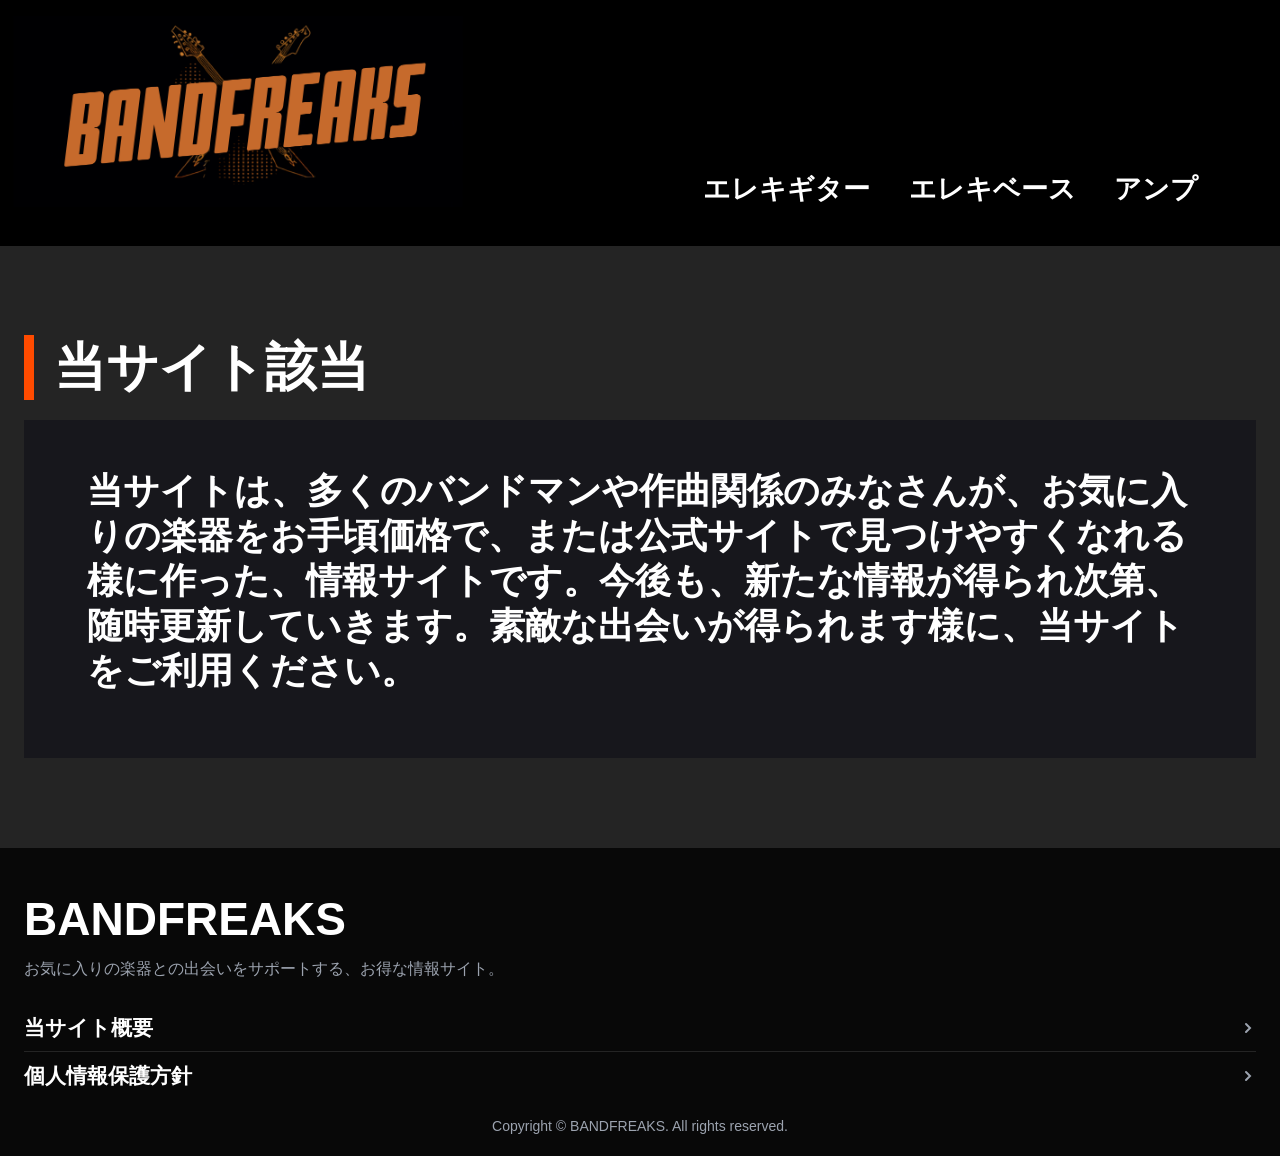
<file: about.html>
<!doctype html>
<html lang="ja">
<head>
	<meta charset="utf-8">
	<meta name="viewport" content="width=device-width, initial-scale=1">
	<meta name="description" content="BANDFREAKSについて。お気に入りの楽器との出会いをサポートする情報サイトです。">
	<title>当サイト概要 | BANDFREAKS</title>
	<link rel="stylesheet" href="./Css/stylesheet.css">
	<link rel="stylesheet" href="./Css/responsive.css">
	<script src="./Scripts/responsive.js" defer></script>
</head>
<body>
	<header class="site-header">
		<a class="brand" href="./index.html" aria-label="BANDFREAKS トップ">
			<img src="./Images/BandFreaks.png" alt="BANDFREAKS">
		</a>
		<button class="menu-toggle" type="button" aria-label="メニューを開く" aria-expanded="false" aria-controls="primary-nav">
			<span></span><span></span><span></span>
		</button>
		<nav class="primary-nav" id="primary-nav" aria-label="各楽器カテゴリー">
			<a href="./guitar.html">エレキギター</a>
			<a href="./bass.html">エレキベース</a>
			<a href="./amp.html">アンプ</a>
		</nav>
	</header>

	<main class="about-main">
		<section class="about-content" aria-labelledby="about-title">
			<h1 class="section-title" id="about-title">当サイト該当</h1>
			<div class="about-card">
				<p>当サイトは、多くのバンドマンや作曲関係のみなさんが、お気に入りの楽器をお手頃価格で、または公式サイトで見つけやすくなれる様に作った、情報サイトです。今後も、新たな情報が得られ次第、随時更新していきます。素敵な出会いが得られます様に、当サイトをご利用ください。</p>
			</div>
		</section>
	</main>

	<footer class="site-footer">
		<div class="footer-inner">
			<a class="footer-brand" href="./index.html">BANDFREAKS</a>
			<p class="footer-description">お気に入りの楽器との出会いをサポートする、お得な情報サイト。</p>
			<nav class="footer-nav" aria-label="サイト情報">
				<a href="./about.html" aria-current="page">当サイト概要<img src="./Images/chevron-right.svg" alt=""></a>
				<a href="./privacy.html">個人情報保護方針<img src="./Images/chevron-right.svg" alt=""></a>
			</nav>
			<p class="copyright">Copyright © BANDFREAKS. All rights reserved.</p>
		</div>
	</footer>
</body>
</html>
</file>
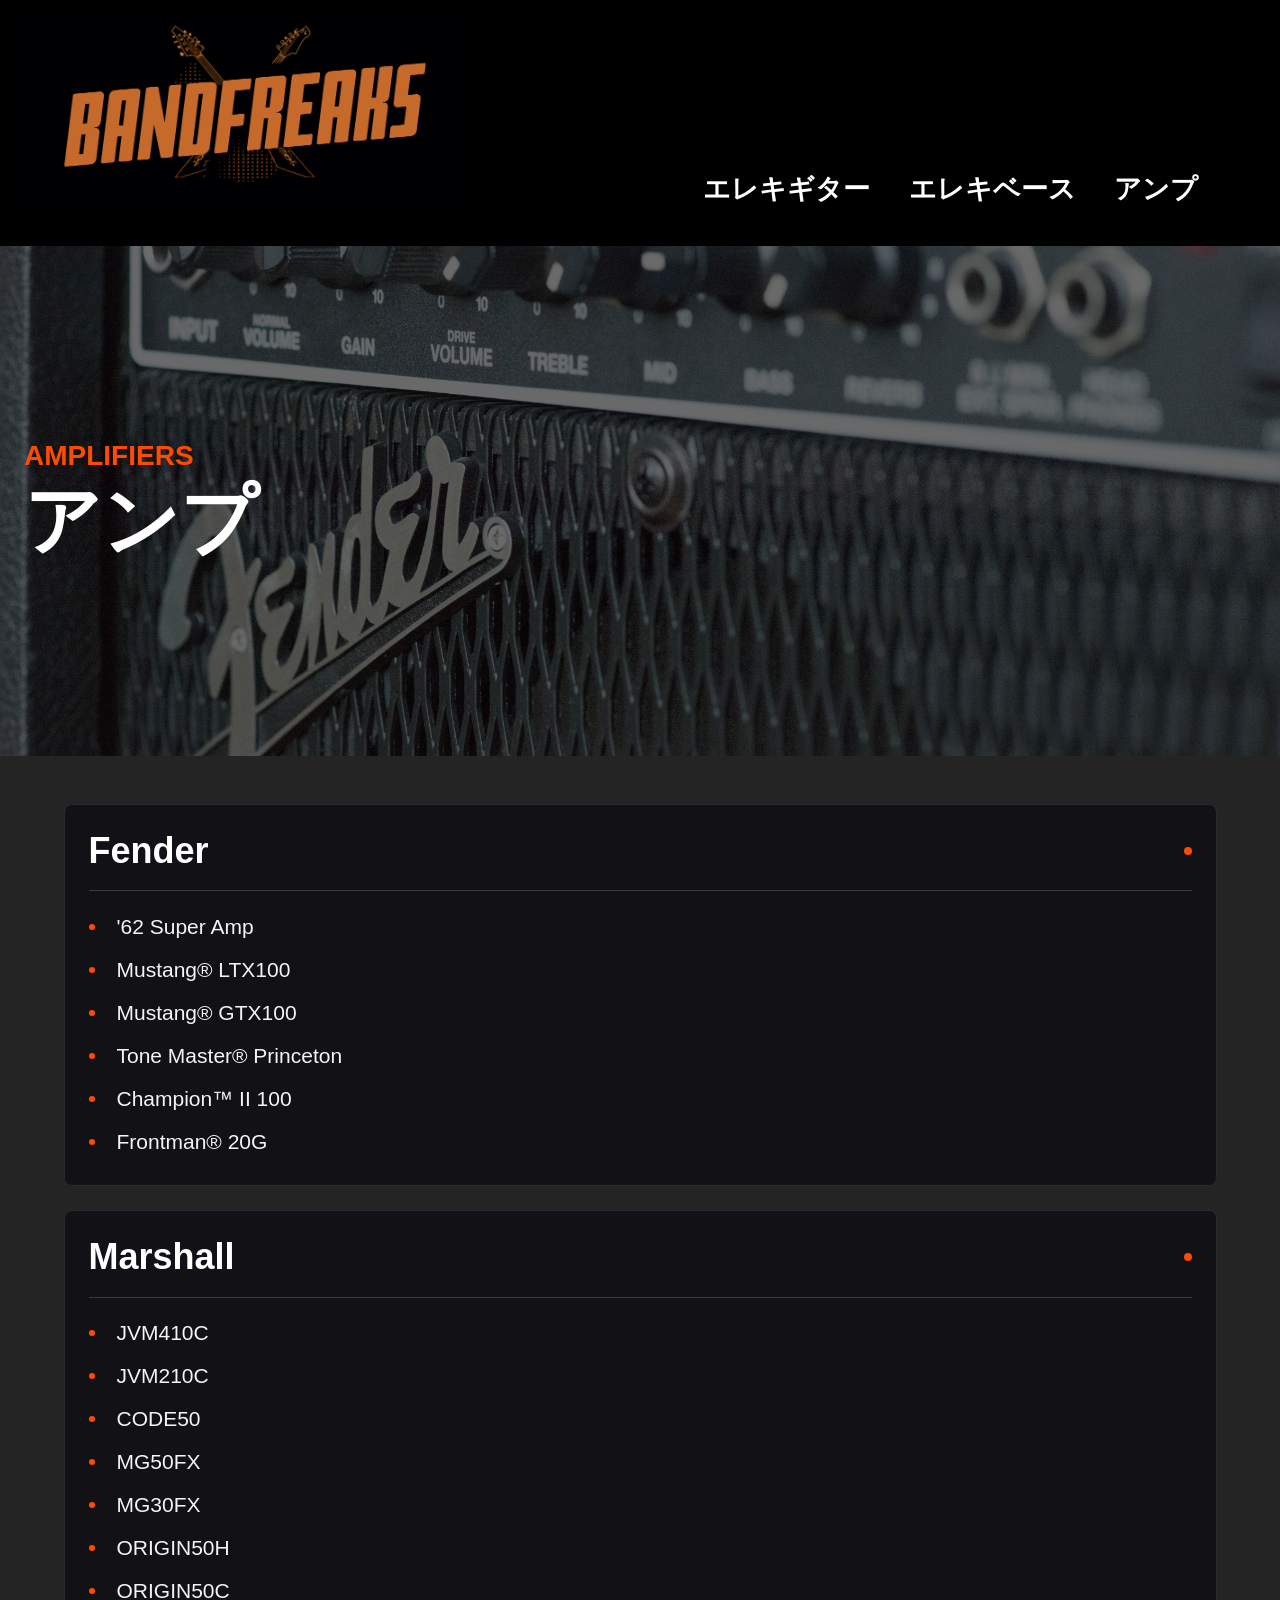
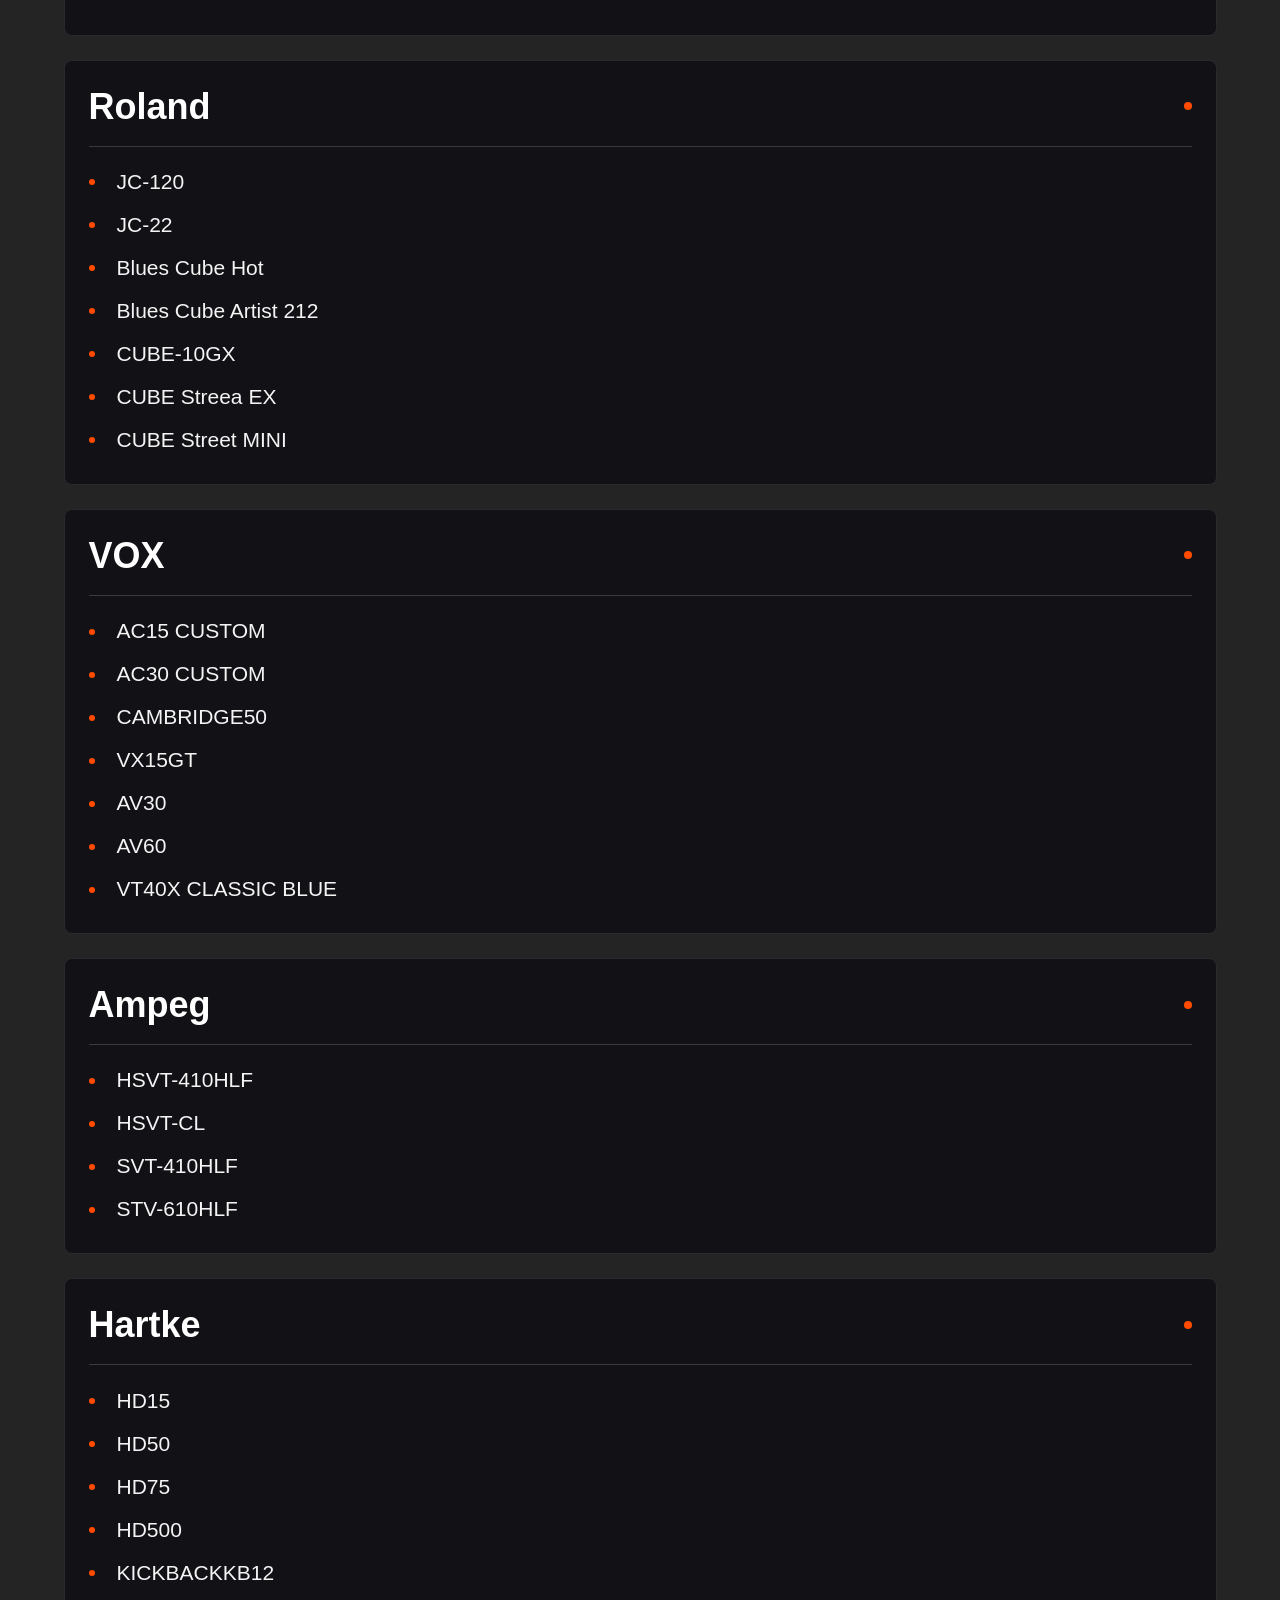
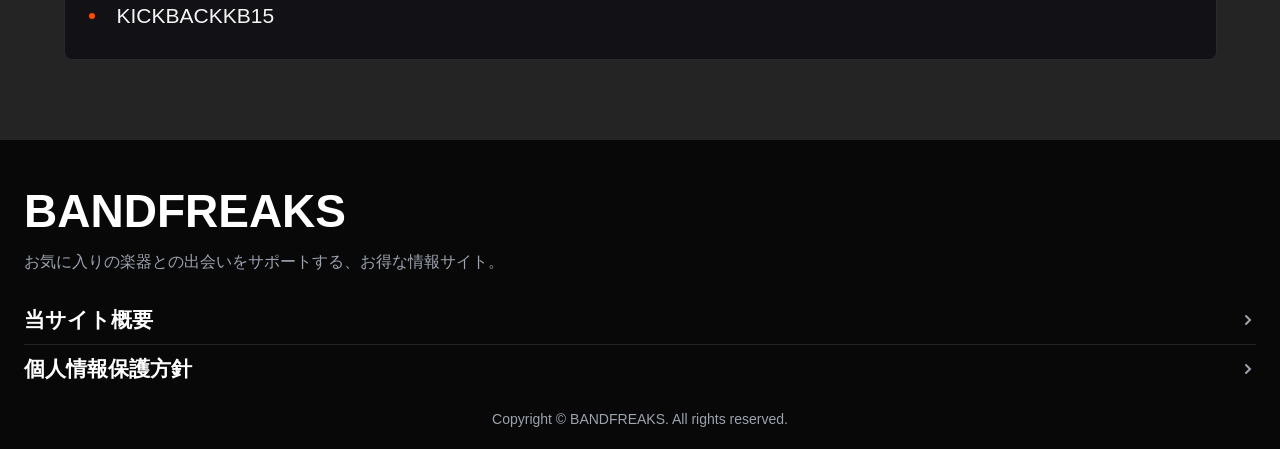
<file: amp.html>
<!doctype html>
<html lang="ja">
<head>
	<meta charset="utf-8">
	<meta name="viewport" content="width=device-width, initial-scale=1">
	<meta name="description" content="ギターアンプのブランドとモデルを一覧から探せます。">
	<title>アンプ | BANDFREAKS</title>
	<link rel="stylesheet" href="./Css/stylesheet.css">
	<link rel="stylesheet" href="./Css/responsive.css">
	<script src="./Scripts/responsive.js" defer></script>
</head>
<body>
	<header class="site-header">
		<a class="brand" href="./index.html" aria-label="BANDFREAKS トップ">
			<img src="./Images/BandFreaks.png" alt="BANDFREAKS">
		</a>
		<button class="menu-toggle" type="button" aria-label="メニューを開く" aria-expanded="false" aria-controls="primary-nav">
			<span></span><span></span><span></span>
		</button>
		<nav class="primary-nav" id="primary-nav" aria-label="各楽器カテゴリー">
			<a href="./guitar.html">エレキギター</a>
			<a href="./bass.html">エレキベース</a>
			<a href="./amp.html" aria-current="page">アンプ</a>
		</nav>
	</header>

	<main class="guitar-page amp-page">
		<section class="amp-hero guitar-hero" aria-labelledby="page-title">
			<div class="guitar-hero-copy">
				<p>AMPLIFIERS</p>
				<h1 id="page-title">アンプ</h1>
			</div>
		</section>

		<section class="brand-showcase" aria-label="アンプブランドとモデル">
			<div class="brand-list">
				<section class="brand-card" aria-labelledby="brand-fender">
					<header class="brand-card-header"><h2 id="brand-fender">Fender</h2><span aria-hidden="true"></span></header>
					<ul class="model-list">
						<li><button class="model-trigger" type="button">'62 Super Amp</button></li>
						<li><button class="model-trigger" type="button">Mustang® LTX100</button></li>
						<li><button class="model-trigger" type="button">Mustang® GTX100</button></li>
						<li><button class="model-trigger" type="button">Tone Master® Princeton</button></li>
						<li><button class="model-trigger" type="button">Champion™ II 100</button></li>
						<li><button class="model-trigger" type="button">Frontman® 20G</button></li>
					</ul>
				</section>

				<section class="brand-card" aria-labelledby="brand-marshall">
					<header class="brand-card-header"><h2 id="brand-marshall">Marshall</h2><span aria-hidden="true"></span></header>
					<ul class="model-list">
						<li><button class="model-trigger" type="button">JVM410C</button></li>
						<li><button class="model-trigger" type="button">JVM210C</button></li>
						<li><button class="model-trigger" type="button">CODE50</button></li>
						<li><button class="model-trigger" type="button">MG50FX</button></li>
						<li><button class="model-trigger" type="button">MG30FX</button></li>
						<li><button class="model-trigger" type="button">ORIGIN50H</button></li>
						<li><button class="model-trigger" type="button">ORIGIN50C</button></li>
					</ul>
				</section>

				<section class="brand-card" aria-labelledby="brand-roland">
					<header class="brand-card-header"><h2 id="brand-roland">Roland</h2><span aria-hidden="true"></span></header>
					<ul class="model-list">
						<li><button class="model-trigger" type="button">JC-120</button></li>
						<li><button class="model-trigger" type="button">JC-22</button></li>
						<li><button class="model-trigger" type="button">Blues Cube Hot</button></li>
						<li><button class="model-trigger" type="button">Blues Cube Artist 212</button></li>
						<li><button class="model-trigger" type="button">CUBE-10GX</button></li>
						<li><button class="model-trigger" type="button">CUBE Streea EX</button></li>
						<li><button class="model-trigger" type="button">CUBE Street MINI</button></li>
					</ul>
				</section>

				<section class="brand-card" aria-labelledby="brand-vox">
					<header class="brand-card-header"><h2 id="brand-vox">VOX</h2><span aria-hidden="true"></span></header>
					<ul class="model-list">
						<li><button class="model-trigger" type="button">AC15 CUSTOM</button></li>
						<li><button class="model-trigger" type="button">AC30 CUSTOM</button></li>
						<li><button class="model-trigger" type="button">CAMBRIDGE50</button></li>
						<li><button class="model-trigger" type="button">VX15GT</button></li>
						<li><button class="model-trigger" type="button">AV30</button></li>
						<li><button class="model-trigger" type="button">AV60</button></li>
						<li><button class="model-trigger" type="button">VT40X CLASSIC BLUE</button></li>
					</ul>
				</section>

				<section class="brand-card" aria-labelledby="brand-ampeg">
					<header class="brand-card-header"><h2 id="brand-ampeg">Ampeg</h2><span aria-hidden="true"></span></header>
					<ul class="model-list">
						<li><button class="model-trigger" type="button">HSVT-410HLF</button></li>
						<li><button class="model-trigger" type="button">HSVT-CL</button></li>
						<li><button class="model-trigger" type="button">SVT-410HLF</button></li>
						<li><button class="model-trigger" type="button">STV-610HLF</button></li>
					</ul>
				</section>

				<section class="brand-card" aria-labelledby="brand-hartke">
					<header class="brand-card-header"><h2 id="brand-hartke">Hartke</h2><span aria-hidden="true"></span></header>
					<ul class="model-list">
						<li><button class="model-trigger" type="button">HD15</button></li>
						<li><button class="model-trigger" type="button">HD50</button></li>
						<li><button class="model-trigger" type="button">HD75</button></li>
						<li><button class="model-trigger" type="button">HD500</button></li>
						<li><button class="model-trigger" type="button">KICKBACKKB12</button></li>
						<li><button class="model-trigger" type="button">KICKBACKKB15</button></li>
					</ul>
				</section>
			</div>
		</section>
	</main>

	<footer class="site-footer">
		<div class="footer-inner">
			<a class="footer-brand" href="./index.html">BANDFREAKS</a>
			<p class="footer-description">お気に入りの楽器との出会いをサポートする、お得な情報サイト。</p>
			<nav class="footer-nav" aria-label="サイト情報">
				<a href="./about.html">当サイト概要<img src="./Images/chevron-right.svg" alt=""></a>
				<a href="./privacy.html">個人情報保護方針<img src="./Images/chevron-right.svg" alt=""></a>
			</nav>
			<p class="copyright">Copyright © BANDFREAKS. All rights reserved.</p>
		</div>
	</footer>

	<dialog class="source-modal" aria-labelledby="source-modal-title">
		<button class="source-modal-close" type="button" aria-label="閉じる">×</button>
		<h2 id="source-modal-title">どこから見ますか？</h2>
		<nav class="source-links" aria-label="販売サイト">
			<a href="#">公式サイトから</a>
			<a href="#">ワクワク楽器から</a>
			<a href="#">マユツバ楽器から</a>
		</nav>
	</dialog>

	<script>
		const sourceModal = document.querySelector(".source-modal");
		const closeSourceModal = () => {
			sourceModal.classList.remove("is-open");
			window.setTimeout(() => {
				if (sourceModal.open) sourceModal.close();
			}, 180);
		};

		document.querySelectorAll(".model-trigger").forEach((model) => {
			model.addEventListener("click", () => {
				sourceModal.classList.add("is-open");
				sourceModal.showModal();
			});
		});

		document.querySelector(".source-modal-close").addEventListener("click", closeSourceModal);
		document.addEventListener("keydown", (event) => {
			if (event.key === "Escape" && sourceModal.open) closeSourceModal();
		});
		sourceModal.addEventListener("click", (event) => {
			if (event.target === sourceModal) closeSourceModal();
		});
		sourceModal.querySelectorAll("a").forEach((link) => {
			link.addEventListener("click", (event) => event.preventDefault());
		});
	</script>
</body>
</html>
</file>
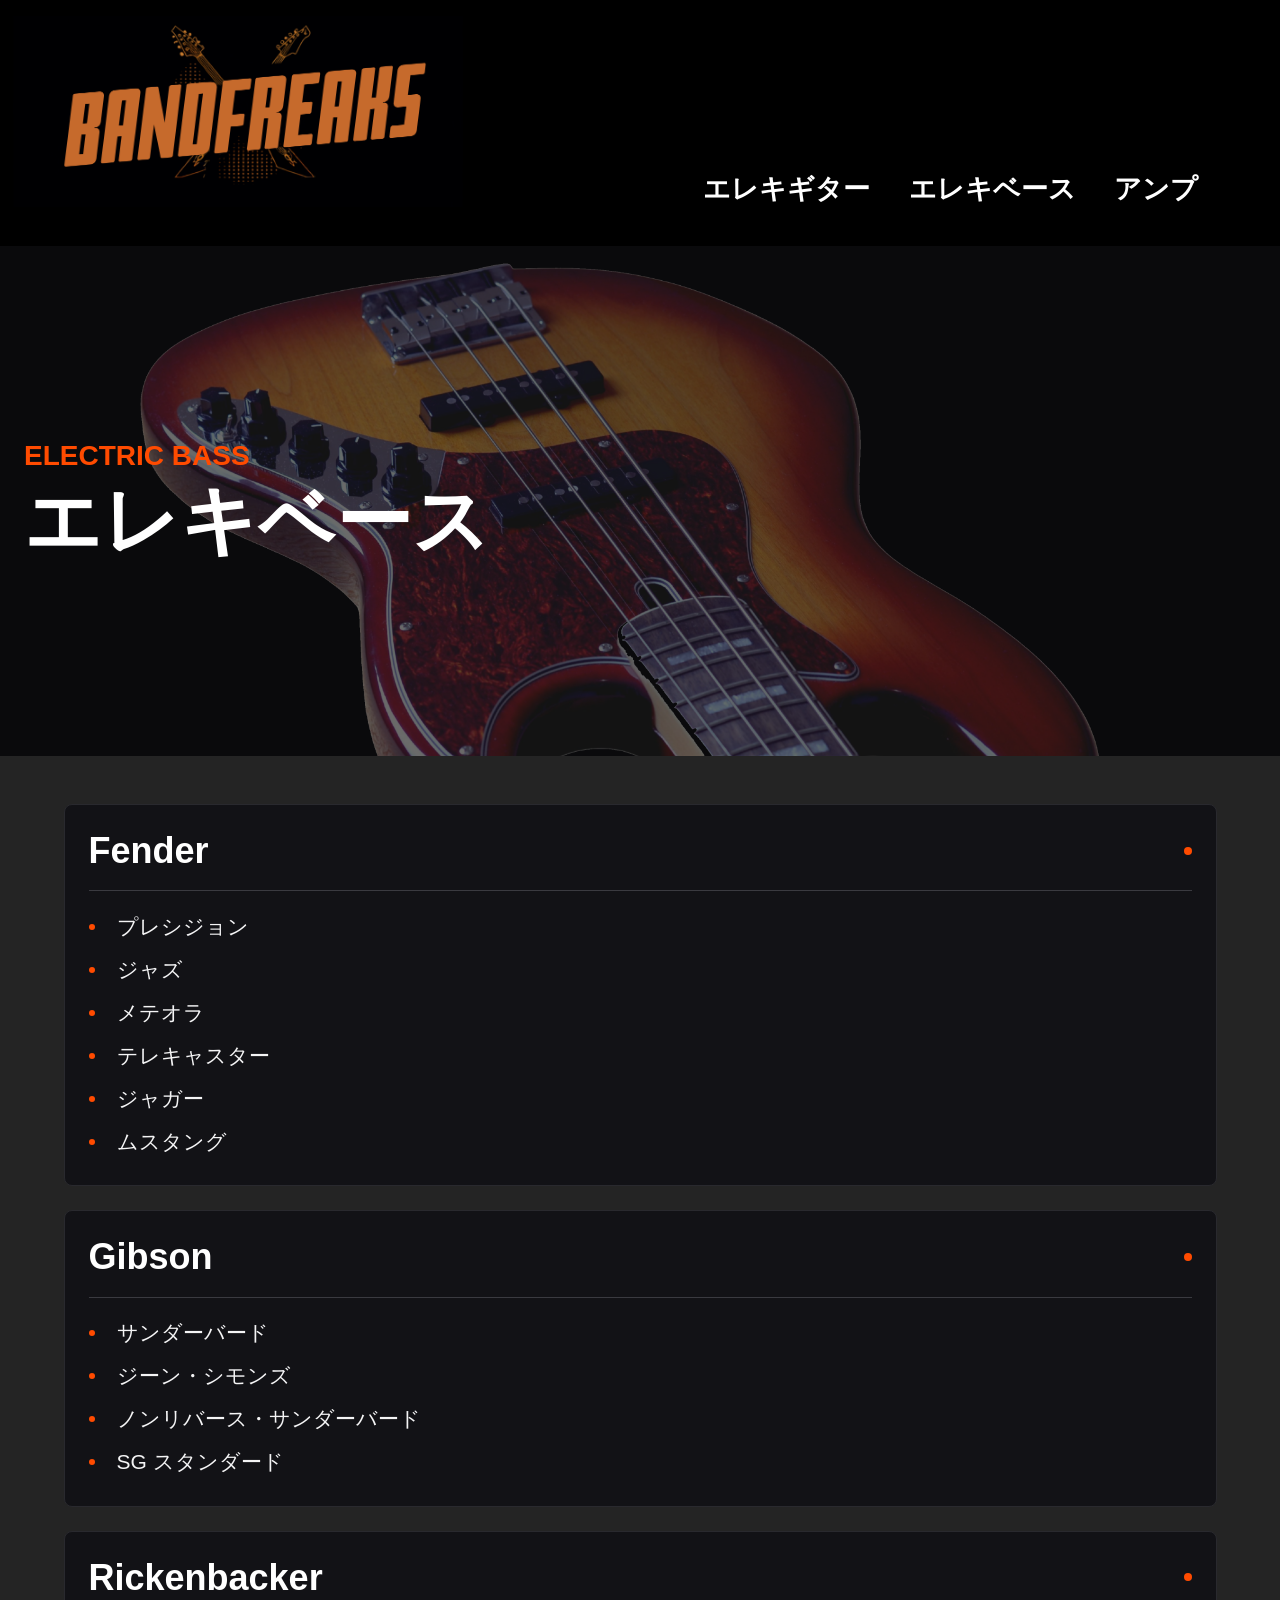
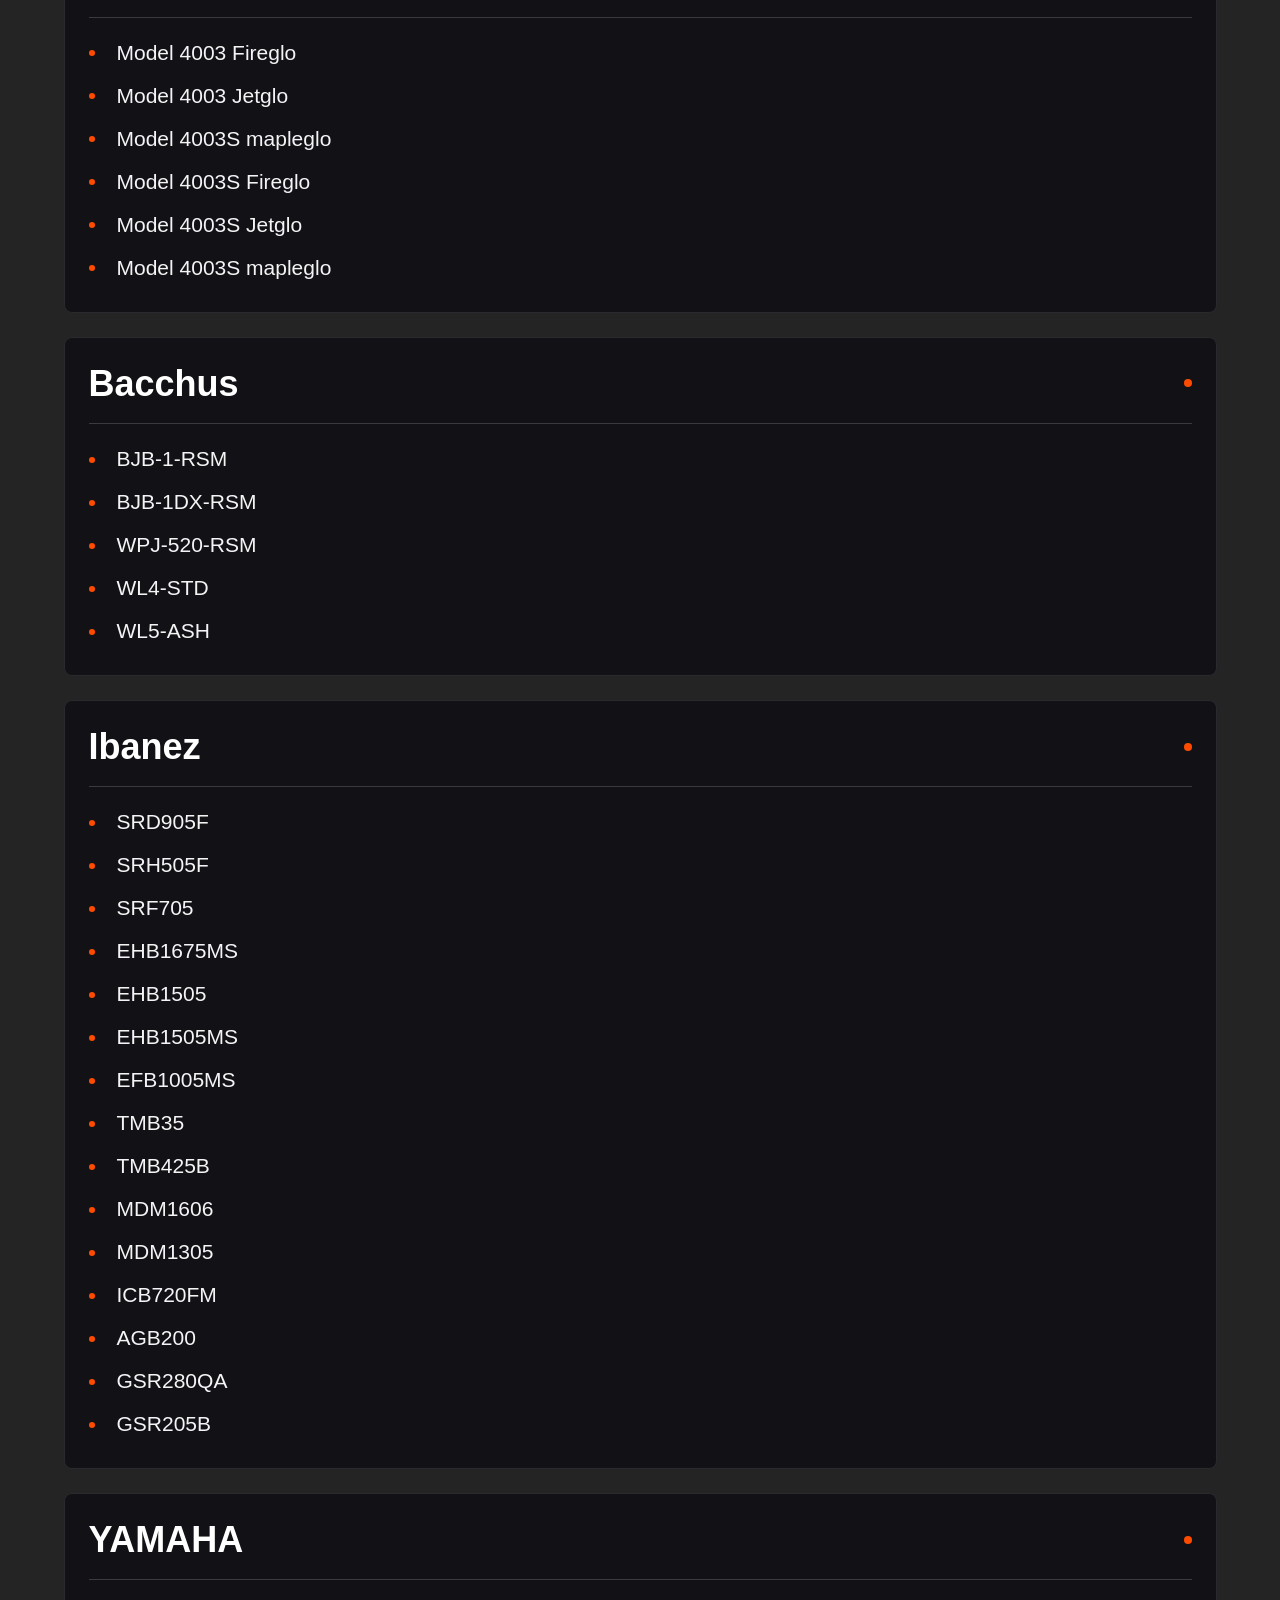
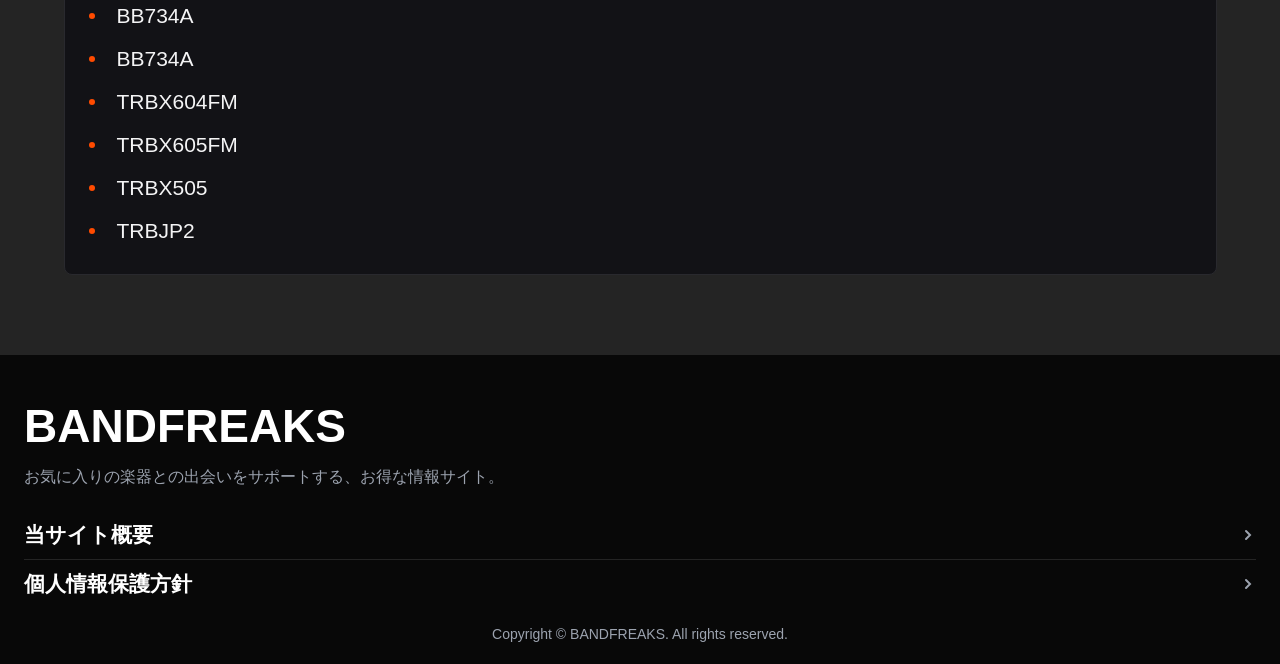
<file: bass.html>
<!doctype html>
<html lang="ja">
<head>
	<meta charset="utf-8">
	<meta name="viewport" content="width=device-width, initial-scale=1">
	<meta name="description" content="エレキベースのブランドとモデルを一覧から探せます。">
	<title>エレキベース | BANDFREAKS</title>
	<link rel="stylesheet" href="./Css/stylesheet.css">
	<link rel="stylesheet" href="./Css/responsive.css">
	<script src="./Scripts/responsive.js" defer></script>
</head>
<body>
	<header class="site-header">
		<a class="brand" href="./index.html" aria-label="BANDFREAKS トップ">
			<img src="./Images/BandFreaks.png" alt="BANDFREAKS">
		</a>
		<button class="menu-toggle" type="button" aria-label="メニューを開く" aria-expanded="false" aria-controls="primary-nav">
			<span></span><span></span><span></span>
		</button>
		<nav class="primary-nav" id="primary-nav" aria-label="各楽器カテゴリー">
			<a href="./guitar.html">エレキギター</a>
			<a href="./bass.html" aria-current="page">エレキベース</a>
			<a href="./amp.html">アンプ</a>
		</nav>
	</header>

	<main class="guitar-page bass-page">
		<section class="bass-hero guitar-hero" aria-labelledby="page-title">
			<div class="guitar-hero-copy">
				<p>ELECTRIC BASS</p>
				<h1 id="page-title">エレキベース</h1>
			</div>
		</section>

		<section class="brand-showcase" aria-label="ベースブランドとモデル">
			<div class="brand-list">
				<section class="brand-card" aria-labelledby="brand-fender">
					<header class="brand-card-header"><h2 id="brand-fender">Fender</h2><span aria-hidden="true"></span></header>
					<ul class="model-list">
						<li><button class="model-trigger" type="button">プレシジョン</button></li>
						<li><button class="model-trigger" type="button">ジャズ</button></li>
						<li><button class="model-trigger" type="button">メテオラ</button></li>
						<li><button class="model-trigger" type="button">テレキャスター</button></li>
						<li><button class="model-trigger" type="button">ジャガー</button></li>
						<li><button class="model-trigger" type="button">ムスタング</button></li>
					</ul>
				</section>

				<section class="brand-card" aria-labelledby="brand-gibson">
					<header class="brand-card-header"><h2 id="brand-gibson">Gibson</h2><span aria-hidden="true"></span></header>
					<ul class="model-list">
						<li><button class="model-trigger" type="button">サンダーバード</button></li>
						<li><button class="model-trigger" type="button">ジーン・シモンズ</button></li>
						<li><button class="model-trigger" type="button">ノンリバース・サンダーバード</button></li>
						<li><button class="model-trigger" type="button">SG スタンダード</button></li>
					</ul>
				</section>

				<section class="brand-card" aria-labelledby="brand-rickenbacker">
					<header class="brand-card-header"><h2 id="brand-rickenbacker">Rickenbacker</h2><span aria-hidden="true"></span></header>
					<ul class="model-list">
						<li><button class="model-trigger" type="button">Model 4003 Fireglo</button></li>
						<li><button class="model-trigger" type="button">Model 4003 Jetglo</button></li>
						<li><button class="model-trigger" type="button">Model 4003S mapleglo</button></li>
						<li><button class="model-trigger" type="button">Model 4003S Fireglo</button></li>
						<li><button class="model-trigger" type="button">Model 4003S Jetglo</button></li>
						<li><button class="model-trigger" type="button">Model 4003S mapleglo</button></li>
					</ul>
				</section>

				<section class="brand-card" aria-labelledby="brand-bacchus">
					<header class="brand-card-header"><h2 id="brand-bacchus">Bacchus</h2><span aria-hidden="true"></span></header>
					<ul class="model-list">
						<li><button class="model-trigger" type="button">BJB-1-RSM</button></li>
						<li><button class="model-trigger" type="button">BJB-1DX-RSM</button></li>
						<li><button class="model-trigger" type="button">WPJ-520-RSM</button></li>
						<li><button class="model-trigger" type="button">WL4-STD</button></li>
						<li><button class="model-trigger" type="button">WL5-ASH</button></li>
					</ul>
				</section>

				<section class="brand-card" aria-labelledby="brand-ibanez">
					<header class="brand-card-header"><h2 id="brand-ibanez">Ibanez</h2><span aria-hidden="true"></span></header>
					<ul class="model-list">
						<li><button class="model-trigger" type="button">SRD905F</button></li>
						<li><button class="model-trigger" type="button">SRH505F</button></li>
						<li><button class="model-trigger" type="button">SRF705</button></li>
						<li><button class="model-trigger" type="button">EHB1675MS</button></li>
						<li><button class="model-trigger" type="button">EHB1505</button></li>
						<li><button class="model-trigger" type="button">EHB1505MS</button></li>
						<li><button class="model-trigger" type="button">EFB1005MS</button></li>
						<li><button class="model-trigger" type="button">TMB35</button></li>
						<li><button class="model-trigger" type="button">TMB425B</button></li>
						<li><button class="model-trigger" type="button">MDM1606</button></li>
						<li><button class="model-trigger" type="button">MDM1305</button></li>
						<li><button class="model-trigger" type="button">ICB720FM</button></li>
						<li><button class="model-trigger" type="button">AGB200</button></li>
						<li><button class="model-trigger" type="button">GSR280QA</button></li>
						<li><button class="model-trigger" type="button">GSR205B</button></li>
					</ul>
				</section>

				<section class="brand-card" aria-labelledby="brand-yamaha">
					<header class="brand-card-header"><h2 id="brand-yamaha">YAMAHA</h2><span aria-hidden="true"></span></header>
					<ul class="model-list">
						<li><button class="model-trigger" type="button">BB734A</button></li>
						<li><button class="model-trigger" type="button">BB734A</button></li>
						<li><button class="model-trigger" type="button">TRBX604FM</button></li>
						<li><button class="model-trigger" type="button">TRBX605FM</button></li>
						<li><button class="model-trigger" type="button">TRBX505</button></li>
						<li><button class="model-trigger" type="button">TRBJP2</button></li>
					</ul>
				</section>
			</div>
		</section>
	</main>

	<footer class="site-footer">
		<div class="footer-inner">
			<a class="footer-brand" href="./index.html">BANDFREAKS</a>
			<p class="footer-description">お気に入りの楽器との出会いをサポートする、お得な情報サイト。</p>
			<nav class="footer-nav" aria-label="サイト情報">
				<a href="./about.html">当サイト概要<img src="./Images/chevron-right.svg" alt=""></a>
				<a href="./privacy.html">個人情報保護方針<img src="./Images/chevron-right.svg" alt=""></a>
			</nav>
			<p class="copyright">Copyright © BANDFREAKS. All rights reserved.</p>
		</div>
	</footer>

	<dialog class="source-modal" aria-labelledby="source-modal-title">
		<button class="source-modal-close" type="button" aria-label="閉じる">×</button>
		<h2 id="source-modal-title">どこから見ますか？</h2>
		<nav class="source-links" aria-label="販売サイト">
			<a href="#">公式サイトから</a>
			<a href="#">ワクワク楽器から</a>
			<a href="#">マユツバ楽器から</a>
		</nav>
	</dialog>

	<script>
		const sourceModal = document.querySelector(".source-modal");
		const closeSourceModal = () => {
			sourceModal.classList.remove("is-open");
			window.setTimeout(() => {
				if (sourceModal.open) sourceModal.close();
			}, 180);
		};

		document.querySelectorAll(".model-trigger").forEach((model) => {
			model.addEventListener("click", () => {
				sourceModal.classList.add("is-open");
				sourceModal.showModal();
			});
		});

		document.querySelector(".source-modal-close").addEventListener("click", closeSourceModal);
		document.addEventListener("keydown", (event) => {
			if (event.key === "Escape" && sourceModal.open) closeSourceModal();
		});
		sourceModal.addEventListener("click", (event) => {
			if (event.target === sourceModal) closeSourceModal();
		});
		sourceModal.querySelectorAll("a").forEach((link) => {
			link.addEventListener("click", (event) => event.preventDefault());
		});
	</script>
</body>
</html>
</file>
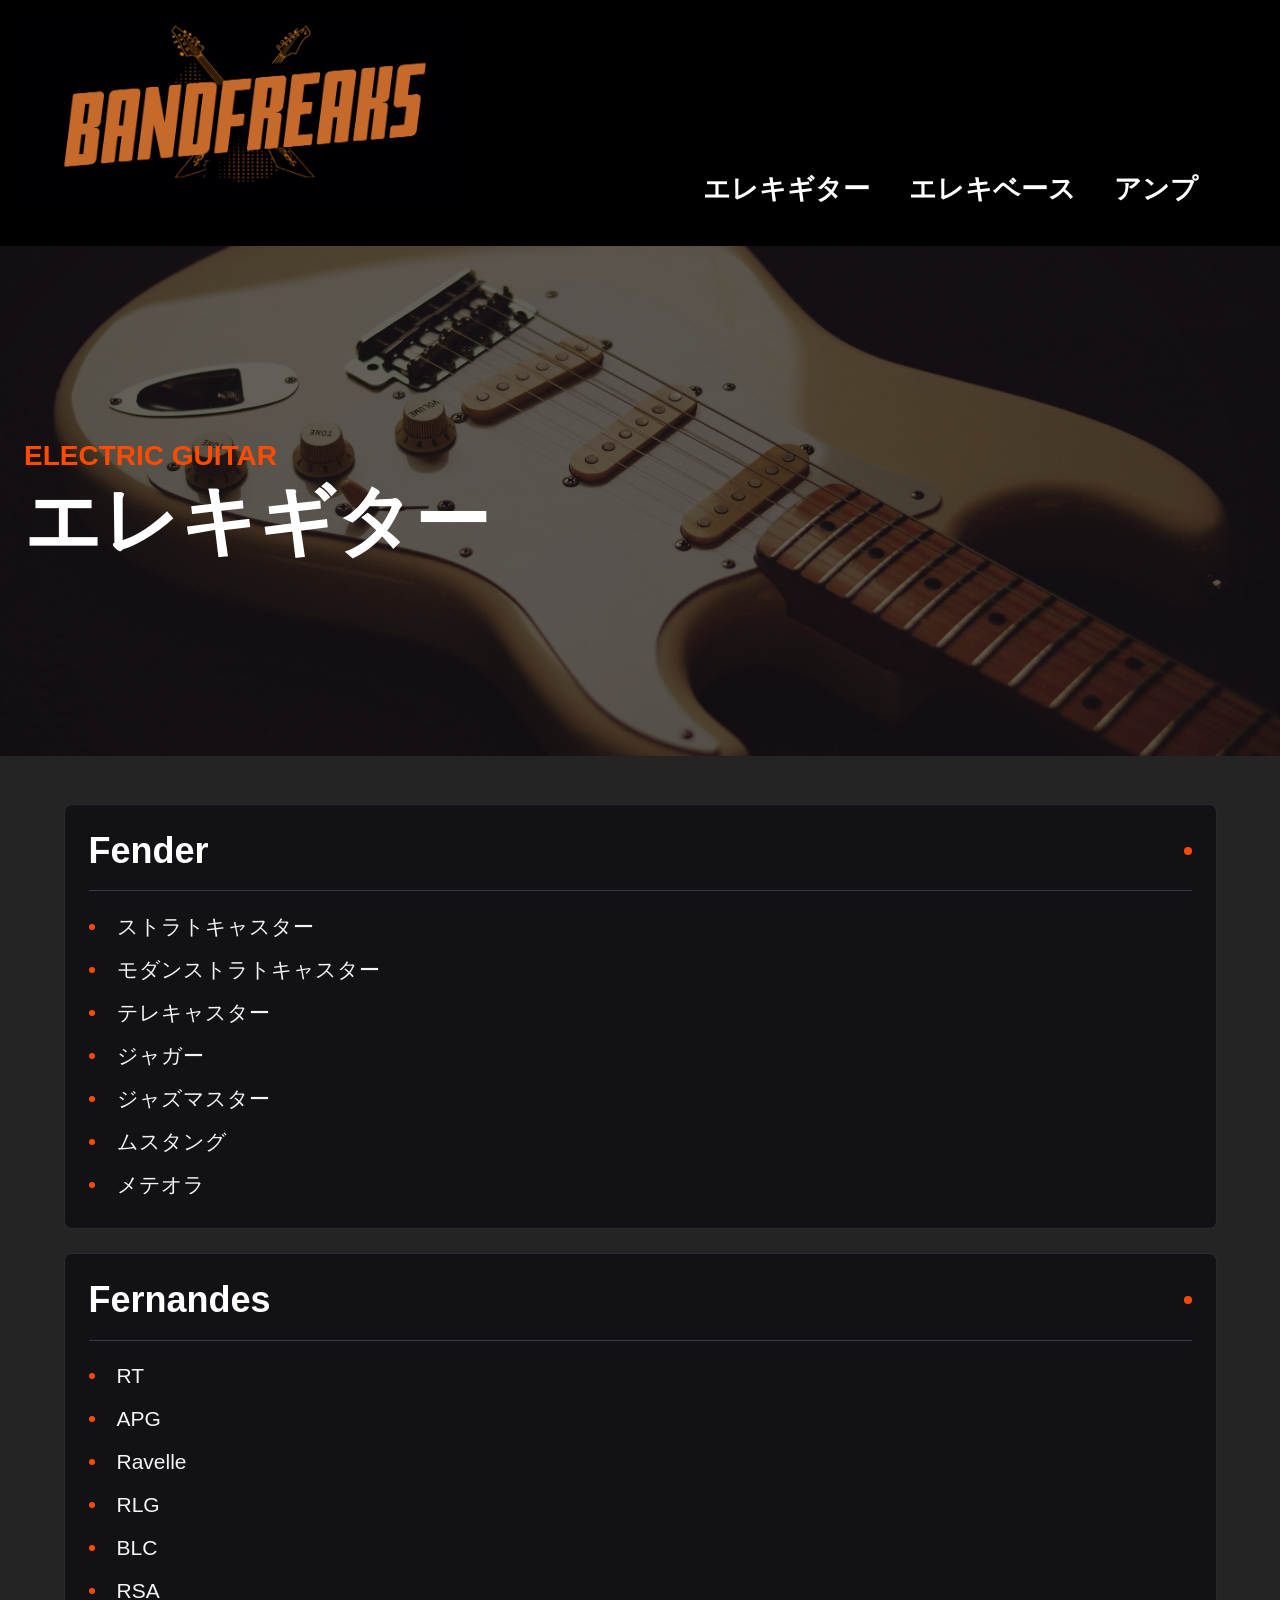
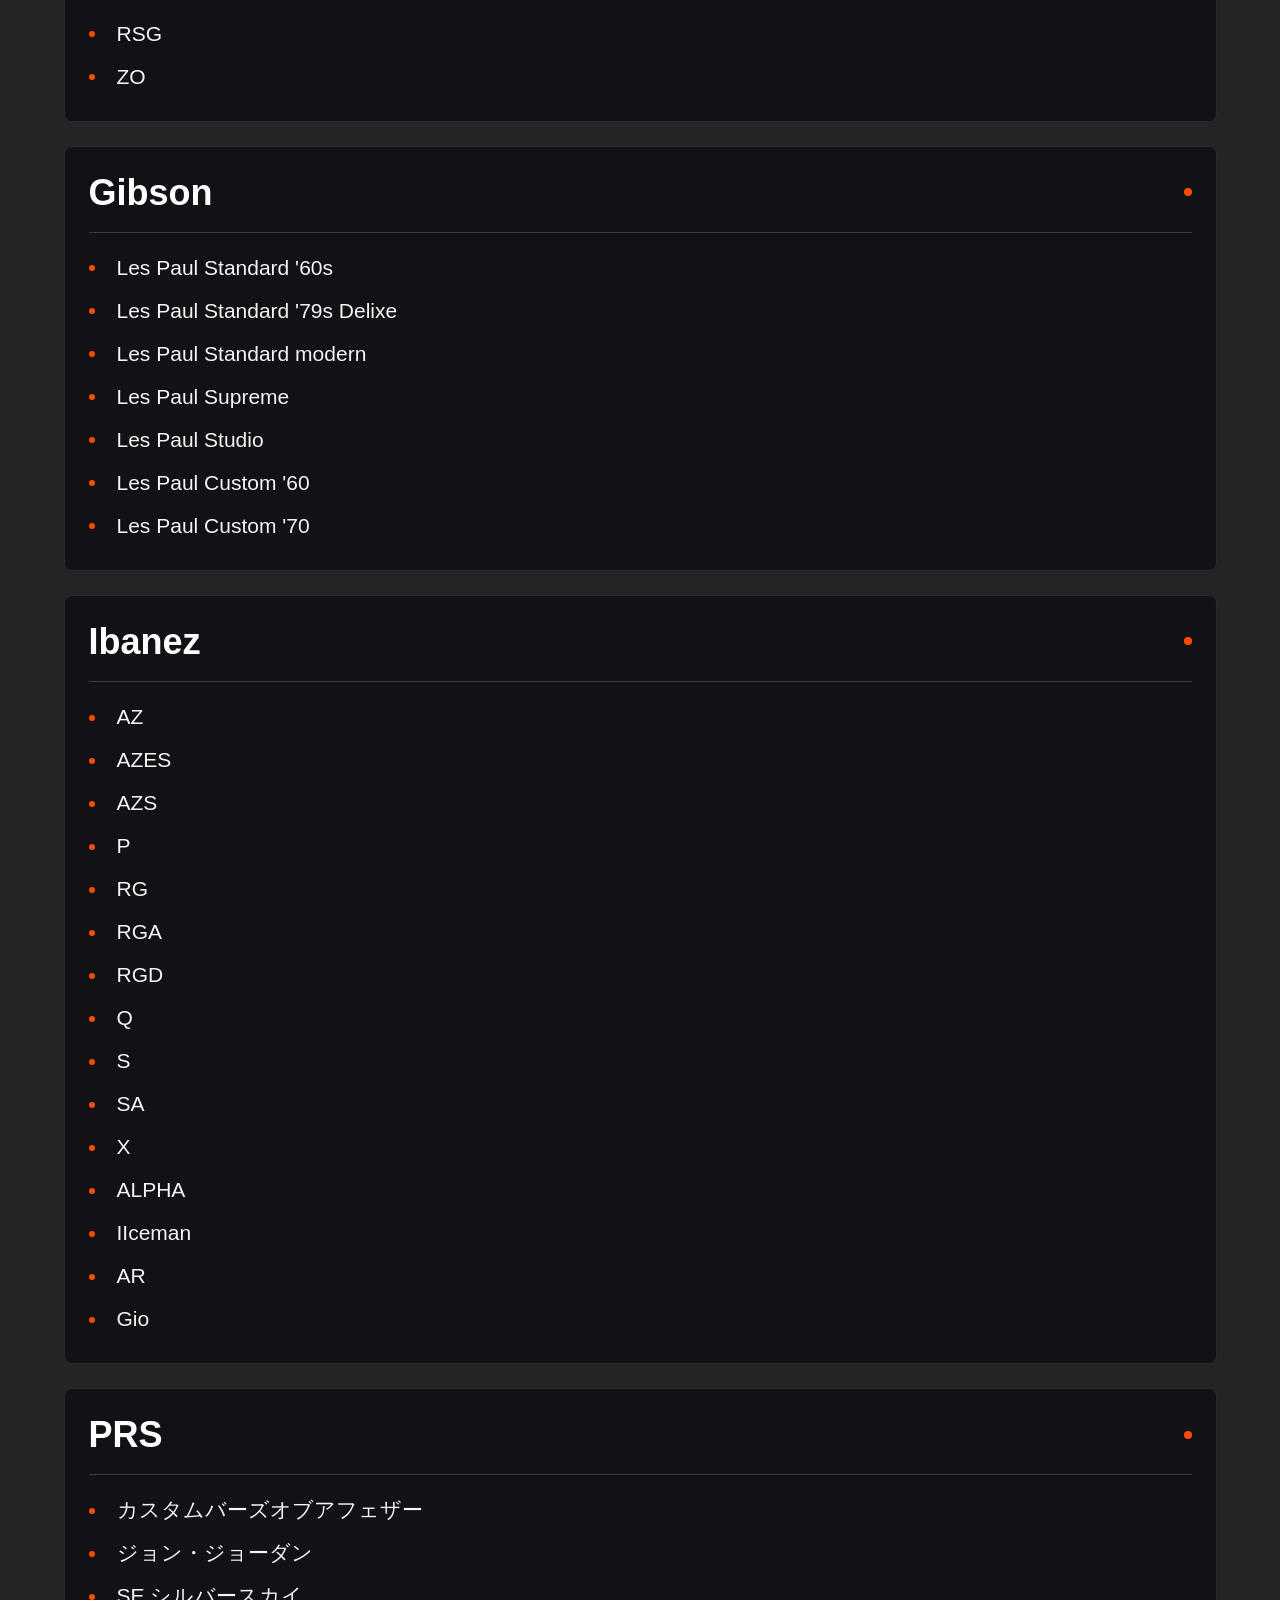
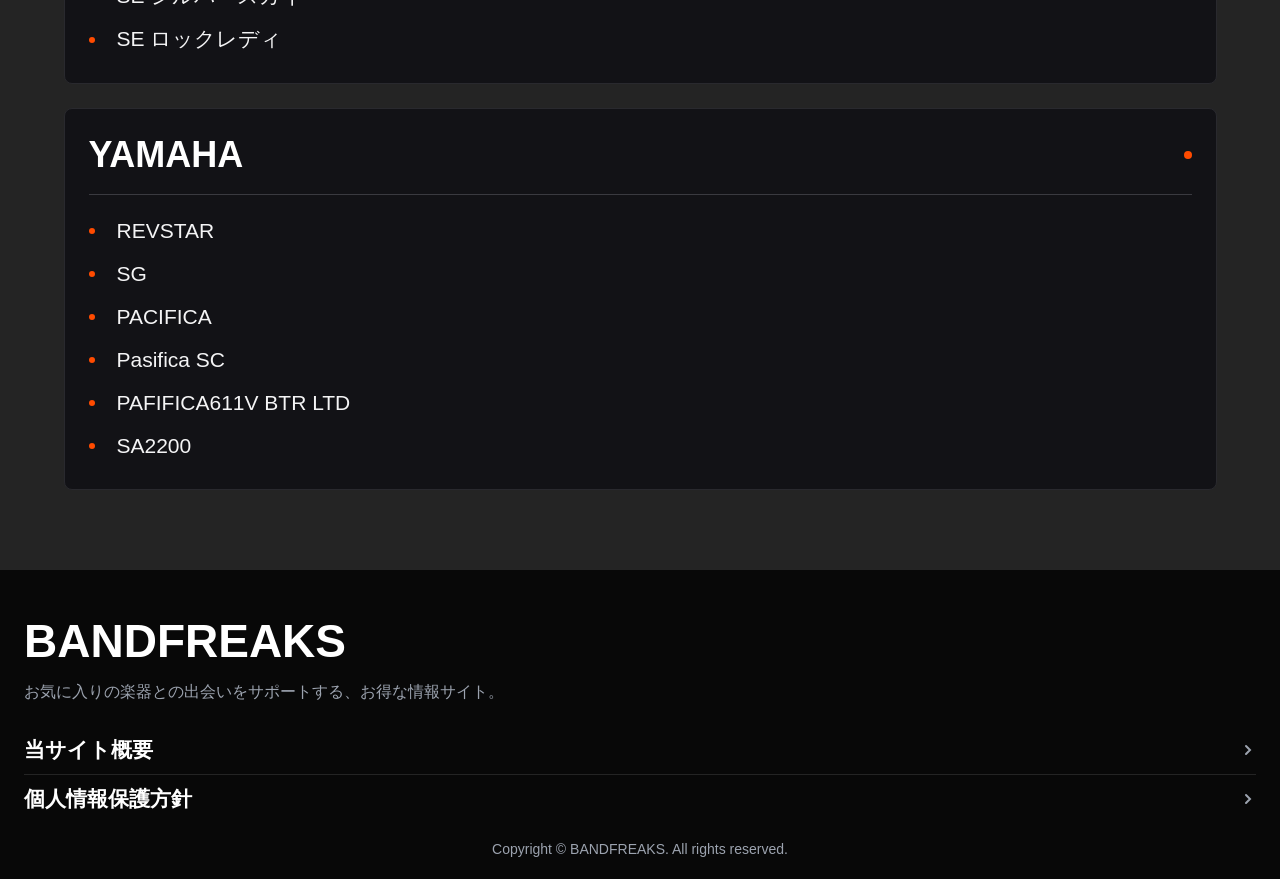
<file: guitar.html>
<!doctype html>
<html lang="ja">
<head>
	<meta charset="utf-8">
	<meta name="viewport" content="width=device-width, initial-scale=1">
	<meta name="description" content="エレキギターのブランドとモデルを一覧から探せます。">
	<title>エレキギター | BANDFREAKS</title>
	<link rel="stylesheet" href="./Css/stylesheet.css">
	<link rel="stylesheet" href="./Css/responsive.css">
	<script src="./Scripts/responsive.js" defer></script>
</head>
<body>
	<header class="site-header">
		<a class="brand" href="./index.html" aria-label="BANDFREAKS トップ">
			<img src="./Images/BandFreaks.png" alt="BANDFREAKS">
		</a>
		<button class="menu-toggle" type="button" aria-label="メニューを開く" aria-expanded="false" aria-controls="primary-nav">
			<span></span><span></span><span></span>
		</button>
		<nav class="primary-nav" id="primary-nav" aria-label="各楽器カテゴリー">
			<a href="./guitar.html" aria-current="page">エレキギター</a>
			<a href="./bass.html">エレキベース</a>
			<a href="./amp.html">アンプ</a>
		</nav>
	</header>

	<main class="guitar-page">
		<section class="guitar-hero" aria-labelledby="page-title">
			<div class="guitar-hero-copy">
				<p>ELECTRIC GUITAR</p>
				<h1 id="page-title">エレキギター</h1>
			</div>
		</section>

		<section class="brand-showcase" aria-label="ギターブランドとモデル">
			<div class="brand-list">
				<section class="brand-card" aria-labelledby="brand-fender">
					<header class="brand-card-header"><h2 id="brand-fender">Fender</h2><span aria-hidden="true"></span></header>
					<ul class="model-list">
						<li><button class="model-trigger" type="button">ストラトキャスター</button></li>
						<li><button class="model-trigger" type="button">モダンストラトキャスター</button></li>
						<li><button class="model-trigger" type="button">テレキャスター</button></li>
						<li><button class="model-trigger" type="button">ジャガー</button></li>
						<li><button class="model-trigger" type="button">ジャズマスター</button></li>
						<li><button class="model-trigger" type="button">ムスタング</button></li>
						<li><button class="model-trigger" type="button">メテオラ</button></li>
					</ul>
				</section>

				<section class="brand-card" aria-labelledby="brand-fernandes">
					<header class="brand-card-header"><h2 id="brand-fernandes">Fernandes</h2><span aria-hidden="true"></span></header>
					<ul class="model-list">
						<li><button class="model-trigger" type="button">RT</button></li>
						<li><button class="model-trigger" type="button">APG</button></li>
						<li><button class="model-trigger" type="button">Ravelle</button></li>
						<li><button class="model-trigger" type="button">RLG</button></li>
						<li><button class="model-trigger" type="button">BLC</button></li>
						<li><button class="model-trigger" type="button">RSA</button></li>
						<li><button class="model-trigger" type="button">RSG</button></li>
						<li><button class="model-trigger" type="button">ZO</button></li>
					</ul>
				</section>

				<section class="brand-card" aria-labelledby="brand-gibson">
					<header class="brand-card-header"><h2 id="brand-gibson">Gibson</h2><span aria-hidden="true"></span></header>
					<ul class="model-list">
						<li><button class="model-trigger" type="button">Les Paul Standard '60s</button></li>
						<li><button class="model-trigger" type="button">Les Paul Standard '79s Delixe</button></li>
						<li><button class="model-trigger" type="button">Les Paul Standard modern</button></li>
						<li><button class="model-trigger" type="button">Les Paul Supreme</button></li>
						<li><button class="model-trigger" type="button">Les Paul Studio</button></li>
						<li><button class="model-trigger" type="button">Les Paul Custom '60</button></li>
						<li><button class="model-trigger" type="button">Les Paul Custom '70</button></li>
					</ul>
				</section>

				<section class="brand-card" aria-labelledby="brand-ibanez">
					<header class="brand-card-header"><h2 id="brand-ibanez">Ibanez</h2><span aria-hidden="true"></span></header>
					<ul class="model-list">
						<li><button class="model-trigger" type="button">AZ</button></li>
						<li><button class="model-trigger" type="button">AZES</button></li>
						<li><button class="model-trigger" type="button">AZS</button></li>
						<li><button class="model-trigger" type="button">P</button></li>
						<li><button class="model-trigger" type="button">RG</button></li>
						<li><button class="model-trigger" type="button">RGA</button></li>
						<li><button class="model-trigger" type="button">RGD</button></li>
						<li><button class="model-trigger" type="button">Q</button></li>
						<li><button class="model-trigger" type="button">S</button></li>
						<li><button class="model-trigger" type="button">SA</button></li>
						<li><button class="model-trigger" type="button">X</button></li>
						<li><button class="model-trigger" type="button">ALPHA</button></li>
						<li><button class="model-trigger" type="button">IIceman</button></li>
						<li><button class="model-trigger" type="button">AR</button></li>
						<li><button class="model-trigger" type="button">Gio</button></li>
					</ul>
				</section>

				<section class="brand-card" aria-labelledby="brand-prs">
					<header class="brand-card-header"><h2 id="brand-prs">PRS</h2><span aria-hidden="true"></span></header>
					<ul class="model-list">
						<li><button class="model-trigger" type="button">カスタムバーズオブアフェザー</button></li>
						<li><button class="model-trigger" type="button">ジョン・ジョーダン</button></li>
						<li><button class="model-trigger" type="button">SE シルバースカイ</button></li>
						<li><button class="model-trigger" type="button">SE ロックレディ</button></li>
					</ul>
				</section>

				<section class="brand-card" aria-labelledby="brand-yamaha">
					<header class="brand-card-header"><h2 id="brand-yamaha">YAMAHA</h2><span aria-hidden="true"></span></header>
					<ul class="model-list">
						<li><button class="model-trigger" type="button">REVSTAR</button></li>
						<li><button class="model-trigger" type="button">SG</button></li>
						<li><button class="model-trigger" type="button">PACIFICA</button></li>
						<li><button class="model-trigger" type="button">Pasifica SC</button></li>
						<li><button class="model-trigger" type="button">PAFIFICA611V BTR LTD</button></li>
						<li><button class="model-trigger" type="button">SA2200</button></li>
					</ul>
				</section>
			</div>
		</section>
	</main>

	<footer class="site-footer">
		<div class="footer-inner">
			<a class="footer-brand" href="./index.html">BANDFREAKS</a>
			<p class="footer-description">お気に入りの楽器との出会いをサポートする、お得な情報サイト。</p>
			<nav class="footer-nav" aria-label="サイト情報">
				<a href="./about.html">当サイト概要<img src="./Images/chevron-right.svg" alt=""></a>
				<a href="./privacy.html">個人情報保護方針<img src="./Images/chevron-right.svg" alt=""></a>
			</nav>
			<p class="copyright">Copyright © BANDFREAKS. All rights reserved.</p>
		</div>
	</footer>

	<dialog class="source-modal" aria-labelledby="source-modal-title">
		<button class="source-modal-close" type="button" aria-label="閉じる">×</button>
		<h2 id="source-modal-title">どこから見ますか？</h2>
		<nav class="source-links" aria-label="販売サイト">
			<a href="#">公式サイトから</a>
			<a href="#">ワクワク楽器から</a>
			<a href="#">マユツバ楽器から</a>
		</nav>
	</dialog>

	<script>
		const sourceModal = document.querySelector(".source-modal");
		const closeSourceModal = () => {
			sourceModal.classList.remove("is-open");
			window.setTimeout(() => {
				if (sourceModal.open) sourceModal.close();
			}, 180);
		};

		document.querySelectorAll(".model-trigger").forEach((model) => {
			model.addEventListener("click", () => {
				sourceModal.classList.add("is-open");
				sourceModal.showModal();
			});
		});

		document.querySelector(".source-modal-close").addEventListener("click", closeSourceModal);
		document.addEventListener("keydown", (event) => {
			if (event.key === "Escape" && sourceModal.open) closeSourceModal();
		});
		sourceModal.addEventListener("click", (event) => {
			if (event.target === sourceModal) closeSourceModal();
		});
		sourceModal.querySelectorAll("a").forEach((link) => {
			link.addEventListener("click", (event) => event.preventDefault());
		});
	</script>
</body>
</html>
</file>
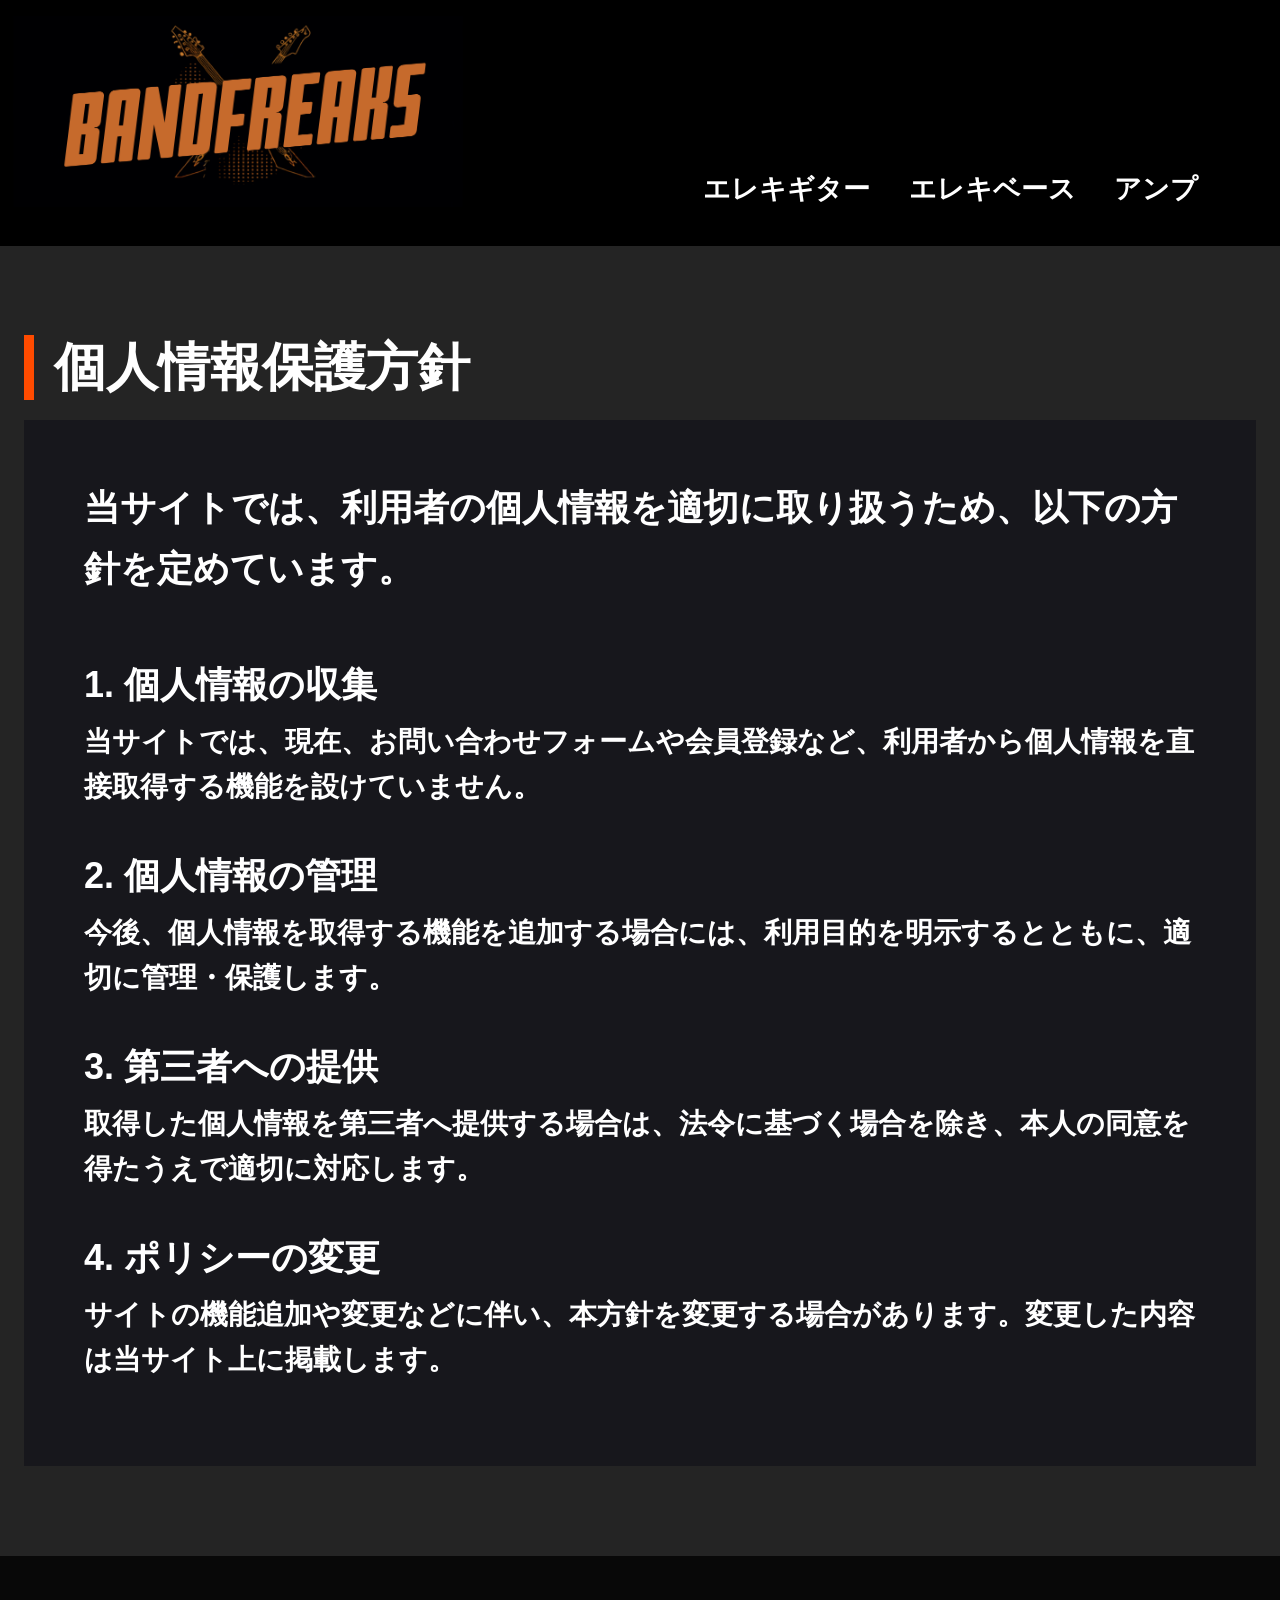
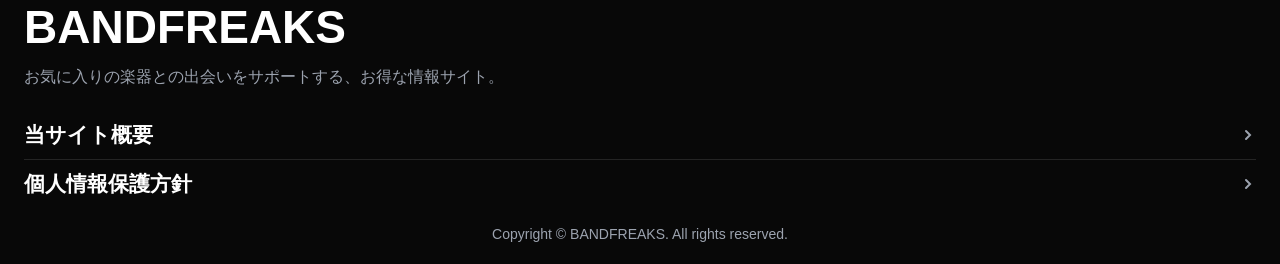
<file: privacy.html>
<!doctype html>
<html lang="ja">
<head>
	<meta charset="utf-8">
	<meta name="viewport" content="width=device-width, initial-scale=1">
	<meta name="description" content="BANDFREAKSの個人情報保護方針をご案内します。">
	<title>個人情報保護方針 | BANDFREAKS</title>
	<link rel="stylesheet" href="./Css/stylesheet.css">
	<link rel="stylesheet" href="./Css/responsive.css">
	<script src="./Scripts/responsive.js" defer></script>
</head>
<body>
	<header class="site-header">
		<a class="brand" href="./index.html" aria-label="BANDFREAKS トップ">
			<img src="./Images/BandFreaks.png" alt="BANDFREAKS">
		</a>
		<button class="menu-toggle" type="button" aria-label="メニューを開く" aria-expanded="false" aria-controls="primary-nav">
			<span></span><span></span><span></span>
		</button>
		<nav class="primary-nav" id="primary-nav" aria-label="各楽器カテゴリー">
			<a href="./guitar.html">エレキギター</a>
			<a href="./bass.html">エレキベース</a>
			<a href="./amp.html">アンプ</a>
		</nav>
	</header>

	<main class="privacy-main">
		<section class="privacy-content" aria-labelledby="privacy-title">
			<h1 class="section-title" id="privacy-title">個人情報保護方針</h1>
			<div class="privacy-card">
				<p class="privacy-intro">当サイトでは、利用者の個人情報を適切に取り扱うため、以下の方針を定めています。</p>
				<ol class="privacy-policies">
					<li>
						<h2>個人情報の収集</h2>
						<p>当サイトでは、現在、お問い合わせフォームや会員登録など、利用者から個人情報を直接取得する機能を設けていません。</p>
					</li>
					<li>
						<h2>個人情報の管理</h2>
						<p>今後、個人情報を取得する機能を追加する場合には、利用目的を明示するとともに、適切に管理・保護します。</p>
					</li>
					<li>
						<h2>第三者への提供</h2>
						<p>取得した個人情報を第三者へ提供する場合は、法令に基づく場合を除き、本人の同意を得たうえで適切に対応します。</p>
					</li>
					<li>
						<h2>ポリシーの変更</h2>
						<p>サイトの機能追加や変更などに伴い、本方針を変更する場合があります。変更した内容は当サイト上に掲載します。</p>
					</li>
				</ol>
			</div>
		</section>
	</main>

	<footer class="site-footer">
		<div class="footer-inner">
			<a class="footer-brand" href="./index.html">BANDFREAKS</a>
			<p class="footer-description">お気に入りの楽器との出会いをサポートする、お得な情報サイト。</p>
			<nav class="footer-nav" aria-label="サイト情報">
				<a href="./about.html">当サイト概要<img src="./Images/chevron-right.svg" alt=""></a>
				<a href="./privacy.html" aria-current="page">個人情報保護方針<img src="./Images/chevron-right.svg" alt=""></a>
			</nav>
			<p class="copyright">Copyright © BANDFREAKS. All rights reserved.</p>
		</div>
	</footer>
</body>
</html>
</file>
<file: Css/stylesheet.css>
@charset "UTF-8";

:root {
  color-scheme: dark;
  --page: #242424;
  --ink: #ffffff;
  --accent: #ff4b00;
  --muted: #9ca3af;
  --content-width: 1277px;
}

* {
  box-sizing: border-box;
}

html {
  scroll-behavior: smooth;
}

body {
  margin: 0;
  background: #080808;
  color: var(--ink);
  font-family: "Noto Sans JP", "Hiragino Kaku Gothic ProN", "Yu Gothic", sans-serif;
}

a {
  color: inherit;
  text-decoration: none;
}

.site-header {
  min-height: 223px;
  display: flex;
  align-items: flex-end;
  justify-content: space-between;
  padding: 16px max(13px, calc((100vw - 1440px) / 2 + 13px)) 39px;
  background: #000;
}

.brand {
  display: block;
  width: min(31.25vw, 450px);
  flex: 0 1 450px;
  align-self: center;
}

.brand img {
  display: block;
  width: 100%;
  height: auto;
}

.primary-nav {
  display: flex;
  align-items: center;
  gap: clamp(22px, 3vw, 44px);
  margin: 0 5.5% 0 auto;
  padding-left: 24px;
  font-size: clamp(18px, 2.1vw, 32px);
  font-weight: 700;
  white-space: nowrap;
}

.primary-nav a,
.footer-nav a {
  transition: color 180ms ease;
}

.primary-nav a:hover,
.footer-nav a:hover {
  color: var(--accent);
}

.main-content {
  padding: 89px 24px 90px;
  background: var(--page);
}

.section-width,
.hero {
  width: min(100%, var(--content-width));
  margin-right: auto;
  margin-left: auto;
}

.hero {
  position: relative;
  display: flex;
  align-items: center;
  aspect-ratio: 1277 / 719;
  overflow: hidden;
  isolation: isolate;
  background: #6d3a1e url("../Images/room-hero.png") center / cover no-repeat;
}

.hero::before {
  position: absolute;
  z-index: -1;
  inset: 0;
  background: linear-gradient(90deg, rgb(0 0 0 / 12%), transparent 60%);
  content: "";
}

.hero h1 {
  position: relative;
  z-index: 1;
  width: 53%;
  margin: 0 0 0 5%;
  transform: rotate(-8deg);
  font-size: clamp(30px, 5vw, 68px);
  font-weight: 800;
  line-height: 1.12;
  text-shadow: 0 2px 14px rgb(0 0 0 / 12%);
}

.hero-band {
  position: absolute;
  right: 3%;
  bottom: 2%;
  width: 43%;
  height: 88%;
  object-fit: contain;
  object-position: center bottom;
}

.news {
  margin-top: 88px;
}

.section-title {
  margin: 0 0 24px;
  border-left: 10px solid var(--accent);
  padding: 0 0 0 20px;
  font-size: 52px;
  font-weight: 800;
  line-height: 1.25;
}

.news-list {
  display: grid;
  gap: 0;
  margin: 0;
  padding: 22px 56px;
  background: #111;
  list-style: none;
}

.news-list li {
  display: grid;
  grid-template-columns: 365px 1fr;
  align-items: center;
  min-height: 79px;
  font-size: 30px;
  font-weight: 600;
}

.news-list time {
  color: var(--accent);
  white-space: nowrap;
}

.categories {
  margin-top: 78px;
}

.category-list {
  display: grid;
  gap: 42px;
}

.category-card {
  position: relative;
  display: flex;
  align-items: center;
  min-height: 320px;
  aspect-ratio: 1277 / 510;
  overflow: hidden;
  background-color: #17171e;
  background-position: center;
  background-size: cover;
  isolation: isolate;
}

.category-card::before {
  position: absolute;
  z-index: -1;
  inset: 0;
  background: linear-gradient(90deg, rgb(19 19 27 / 96%) 0%, rgb(19 19 27 / 82%) 37%, rgb(19 19 27 / 34%) 100%);
  content: "";
  transition: opacity 220ms ease;
}

.category-card:hover::before {
  opacity: 0.78;
}

.category-guitar {
  background-image: url("../Images/guitar-category.png");
}

.category-bass {
  background-image: url("../Images/bass-category.png");
}

.category-amp {
  background-image: url("../Images/amp-category.jpg");
}

.category-copy {
  display: flex;
  flex-direction: column;
  gap: 8px;
  margin-left: 4.3%;
}

.category-en {
  color: var(--accent);
  font-size: 30px;
  line-height: 1.2;
}

.category-ja {
  font-size: 56px;
  font-weight: 800;
  line-height: 1.2;
}

.visually-hidden {
  position: absolute;
  width: 1px;
  height: 1px;
  overflow: hidden;
  clip: rect(0, 0, 0, 0);
  white-space: nowrap;
  clip-path: inset(50%);
}

.site-footer {
  background: #080808;
}

.footer-inner {
  width: min(calc(100% - 48px), 1244px);
  margin: 0 auto;
  padding: 44px 0 22px;
}

.footer-brand {
  display: inline-block;
  font-size: 46px;
  font-weight: 800;
  line-height: 1.2;
}

.footer-description {
  margin: 12px 0 24px;
  color: var(--muted);
  font-size: 16px;
}

.footer-nav a {
  display: flex;
  align-items: center;
  justify-content: space-between;
  min-height: 48px;
  border-bottom: 1px solid #242424;
  font-size: 21px;
  font-weight: 700;
}

.footer-nav a:last-child {
  border-bottom: 0;
}

.footer-nav img {
  width: 16px;
  height: 16px;
}

.copyright {
  margin: 18px 0 0;
  color: var(--muted);
  font-size: 14px;
  text-align: center;
}

.about-main {
  padding: 89px 24px 90px;
  background: var(--page);
}

.about-content {
  width: min(100%, 1275px);
  margin: 0 auto;
}

.about-content .section-title {
  margin-bottom: 20px;
}

.about-card {
  min-height: 338px;
  padding: 48px 63px;
  background: #17171c;
}

.about-card p {
  margin: 0;
  font-size: 36px;
  font-weight: 700;
  line-height: 1.25;
}

.privacy-main {
  padding: 89px 24px 90px;
  background: var(--page);
}

.privacy-content {
  width: min(100%, 1275px);
  margin: 0 auto;
}

.privacy-content .section-title {
  margin-bottom: 20px;
}

.privacy-card {
  padding: 57px 60px 84px;
  background: #17171c;
}

.privacy-intro {
  margin: 0 0 51px;
  font-size: 36px;
  font-weight: 700;
  line-height: 1.7;
}

.privacy-policies {
  display: grid;
  gap: 33px;
  margin: 0;
  padding: 0;
  list-style: none;
  counter-reset: policy;
}

.privacy-policies li {
  counter-increment: policy;
}

.privacy-policies h2 {
  margin: 0;
  font-size: 36px;
  font-weight: 700;
  line-height: 68px;
}

.privacy-policies h2::before {
  content: counter(policy) ". ";
}

.privacy-policies p {
  margin: 0;
  font-size: 28px;
  font-weight: 600;
  line-height: 45px;
}

.guitar-page {
  background: var(--page);
}

.guitar-hero,
.bass-hero,
.amp-hero {
  position: relative;
  display: flex;
  align-items: center;
  min-height: 510px;
  overflow: hidden;
  background-color: #17171c;
  background-position: center 43%;
  background-size: cover;
  isolation: isolate;
}

.guitar-hero {
  background-image: url("../Images/guitar-hero.jpg");
}

.bass-hero {
  background-image: url("../Images/bass-hero.png");
}

.amp-hero {
  background-image: url("../Images/amp-hero.jpeg");
}

.guitar-hero::before,
.bass-hero::before,
.amp-hero::before {
  position: absolute;
  z-index: -1;
  inset: 0;
  background: rgb(0 0 0 / 58%);
  content: "";
}

.guitar-hero-copy {
  width: min(calc(100% - 48px), 1244px);
  margin: 0 auto;
}

.guitar-hero-copy p {
  margin: 0 0 4px;
  color: var(--accent);
  font-size: 28px;
  font-weight: 700;
  line-height: 1.25;
}

.guitar-hero-copy h1 {
  margin: 0;
  font-size: clamp(42px, 6vw, 76px);
  font-weight: 800;
  line-height: 1.15;
}

.brand-showcase {
  padding: 48px 24px 80px;
}

.brand-list {
  display: grid;
  gap: 24px;
  width: min(100%, 1153px);
  margin: 0 auto;
}

.brand-card {
  border: 1px solid #29292e;
  border-radius: 8px;
  padding: 24px;
  background: #121216;
}

.brand-card-header {
  display: flex;
  align-items: center;
  justify-content: space-between;
  min-height: 60px;
  border-bottom: 1px solid #3a3a40;
  padding-bottom: 18px;
}

.brand-card-header h2 {
  margin: 0;
  font-size: 36px;
  font-weight: 700;
  line-height: 1.2;
}

.brand-card-header span {
  width: 8px;
  height: 8px;
  flex: 0 0 8px;
  border-radius: 50%;
  background: var(--accent);
}

.model-list {
  display: grid;
  gap: 4px;
  margin: 16px 0 0;
  padding: 0;
  list-style: none;
}

.model-list li {
  min-width: 0;
}

.model-trigger {
  display: flex;
  align-items: center;
  width: 100%;
  min-height: 39px;
  border: 0;
  padding: 3px 0;
  background: transparent;
  color: #f4f4f5;
  cursor: pointer;
  font: inherit;
  font-size: 21px;
  line-height: 1.45;
  text-align: left;
}

.model-trigger::before {
  width: 6px;
  height: 6px;
  flex: 0 0 6px;
  margin-right: 22px;
  border-radius: 50%;
  background: var(--accent);
  content: "";
}

.model-trigger:hover,
.model-trigger:focus-visible {
  color: #ff8a52;
}

.model-trigger:focus-visible,
.source-modal a:focus-visible,
.source-modal-close:focus-visible {
  outline: 2px solid #ff8a52;
  outline-offset: 3px;
}

.source-modal {
  position: fixed;
  width: min(1264px, calc(100% - 48px));
  max-width: none;
  height: 486px;
  max-height: calc(100dvh - 48px);
  border: 0;
  padding: 56px 48px 48px;
  background: #17171c;
  color: #fff;
  text-align: center;
  opacity: 0;
  transform: translateY(14px) scale(0.98);
  transition: opacity 220ms ease, transform 240ms ease;
}

.source-modal.is-open {
  opacity: 1;
  transform: translateY(0) scale(1);
}

.source-modal::backdrop {
  background: rgb(0 0 0 / 72%);
  backdrop-filter: blur(3px);
  opacity: 0;
  transition: opacity 220ms ease;
}

.source-modal.is-open::backdrop {
  opacity: 1;
}

.source-modal h2 {
  margin: 0;
  font-size: clamp(32px, 4vw, 48px);
  font-weight: 700;
  line-height: 1.35;
}

.source-modal-close {
  position: absolute;
  top: 18px;
  right: 18px;
  display: grid;
  width: 40px;
  height: 40px;
  place-items: center;
  border: 0;
  border-radius: 50%;
  background: transparent;
  color: #b8b8c0;
  cursor: pointer;
  font: inherit;
  font-size: 30px;
  line-height: 1;
}

.source-modal-close:hover {
  background: #29292f;
  color: #fff;
}

.source-links {
  display: grid;
  grid-template-columns: repeat(3, minmax(0, 1fr));
  align-items: center;
  gap: 24px;
  margin-top: 127px;
}

.source-links a {
  display: grid;
  min-height: 60px;
  place-items: center;
  color: #fff;
  font-size: clamp(20px, 2.6vw, 40px);
  font-weight: 700;
  line-height: 1.35;
  white-space: nowrap;
}

.source-links a:hover {
  color: #ff8a52;
}
</file>
<file: Css/responsive.css>
.menu-toggle {
  display: none;
}

@media (max-width: 760px) {
  .site-header {
    position: relative;
    z-index: 20;
    display: flex;
    width: 100%;
    height: 64px;
    min-height: 64px;
    align-items: center;
    justify-content: space-between;
    padding: 12px 16px;
  }

  .brand {
    width: 140px;
    height: 40px;
    flex: 0 0 140px;
    align-self: auto;
  }

  .brand img {
    width: 140px;
    height: 40px;
    object-fit: contain;
  }

  .menu-toggle {
    display: flex;
    width: 40px;
    height: 40px;
    flex: 0 0 40px;
    flex-direction: column;
    align-items: center;
    justify-content: center;
    gap: 4px;
    border: 0;
    border-radius: 9px;
    padding: 0;
    background: #1c1c22;
    color: #fff;
    cursor: pointer;
    transition: background-color 180ms ease;
  }

  .menu-toggle span {
    display: block;
    width: 18px;
    height: 2px;
    border-radius: 2px;
    background: currentColor;
    transition: transform 220ms ease, opacity 180ms ease;
  }

  .site-header.is-menu-open .menu-toggle span:nth-child(1) {
    transform: translateY(6px) rotate(45deg);
  }

  .site-header.is-menu-open .menu-toggle span:nth-child(2) {
    opacity: 0;
    transform: scaleX(0.2);
  }

  .site-header.is-menu-open .menu-toggle span:nth-child(3) {
    transform: translateY(-6px) rotate(-45deg);
  }

  .menu-toggle:focus-visible {
    outline: 2px solid #ff8a52;
    outline-offset: 2px;
  }

  .primary-nav {
    position: absolute;
    z-index: 10;
    top: 64px;
    right: 0;
    left: 0;
    display: flex;
    flex-direction: column;
    align-items: stretch;
    gap: 0;
    margin: 0;
    border-top: 1px solid #25252b;
    padding: 8px 16px 16px;
    background: #080808;
    font-size: 16px;
    white-space: normal;
    opacity: 0;
    visibility: hidden;
    pointer-events: none;
    transform: translateY(-8px);
    transition: opacity 220ms ease, transform 240ms ease, visibility 0s linear 220ms;
  }

  .site-header.is-menu-open .primary-nav {
    opacity: 1;
    visibility: visible;
    pointer-events: auto;
    transform: translateY(0);
    transition-delay: 0s;
  }

  .primary-nav a {
    border-bottom: 1px solid #242424;
    padding: 14px 8px;
  }

  .primary-nav a:last-child {
    border-bottom: 0;
  }

  .main-content {
    padding: 0;
  }

  .hero {
    width: 100%;
    height: 320px;
    min-height: 320px;
    aspect-ratio: auto;
    align-items: center;
    background-position: center;
  }

  .hero h1 {
    width: 55%;
    margin: 0 0 0 4%;
    transform: rotate(-9deg);
    font-size: 21px;
    line-height: 1.3;
  }

  .hero-band {
    right: 2%;
    bottom: 1%;
    width: 56%;
    height: 78%;
  }

  .news {
    width: 100%;
    margin: 0;
    padding: 32px 16px;
  }

  .section-title {
    margin: 0 0 16px;
    border-left-width: 4px;
    padding-left: 8px;
    font-size: 20px;
    line-height: 25px;
  }

  .news-list {
    gap: 0;
    margin: 0;
    border: 1px solid #29292e;
    border-radius: 12px;
    padding: 8px 16px;
    background: #121216;
  }

  .news-list li {
    display: flex;
    min-height: 50px;
    flex-direction: column;
    align-items: flex-start;
    justify-content: center;
    gap: 2px;
    border-bottom: 1px solid #25252b;
    padding: 5px 0;
    font-size: 12px;
    font-weight: 400;
    line-height: 16px;
  }

  .news-list li:last-child {
    border-bottom: 0;
  }

  .news-list time {
    font-size: 11px;
    line-height: 14px;
  }

  .categories {
    width: 100%;
    margin: 0;
    padding: 0 16px 40px;
  }

  .category-list {
    gap: 16px;
  }

  .category-card {
    width: 100%;
    height: 110px;
    min-height: 110px;
    aspect-ratio: auto;
    border: 1px solid #29292e;
    border-radius: 12px;
    background-repeat: no-repeat;
    background-position: right center;
    background-size: auto 100%;
  }

  .category-card::before {
    z-index: 0;
    background: linear-gradient(90deg, #17171e 0%, #17171e 53%, rgb(23 23 30 / 8%) 100%);
  }

  .category-copy {
    position: relative;
    z-index: 1;
    gap: 4px;
    margin-left: 16px;
  }

  .category-en {
    font-size: 10px;
    line-height: 13px;
  }

  .category-ja {
    font-size: 18px;
    line-height: 23px;
  }

  .about-main,
  .privacy-main {
    min-height: 0;
    padding: 32px 16px 40px;
  }

  .about-content,
  .privacy-content {
    width: 100%;
  }

  .about-content .section-title,
  .privacy-content .section-title {
    display: flex;
    height: 100px;
    align-items: center;
    margin: 0 0 24px;
    border-left-width: 4px;
    padding-left: 10px;
    font-size: 28px;
    line-height: 35px;
  }

  .about-card {
    min-height: 248px;
    border-radius: 8px;
    padding: 20px;
  }

  .about-card p {
    font-size: 16px;
    font-weight: 700;
    line-height: 1.55;
  }

  .privacy-card {
    border-radius: 8px;
    padding: 24px 20px;
  }

  .privacy-intro {
    margin-bottom: 28px;
    font-size: 16px;
    line-height: 29px;
  }

  .privacy-policies {
    gap: 28px;
  }

  .privacy-policies h2 {
    font-size: 18px;
    line-height: 23px;
  }

  .privacy-policies p {
    margin-top: 8px;
    font-size: 14px;
    line-height: 25px;
  }

  .guitar-hero,
  .bass-hero,
  .amp-hero {
    width: 100%;
    height: 180px;
    min-height: 180px;
    background-position: center 44%;
  }

  .guitar-hero-copy {
    width: calc(100% - 40px);
  }

  .guitar-hero-copy p {
    margin-bottom: 2px;
    font-size: 12px;
    line-height: 16px;
  }

  .guitar-hero-copy h1 {
    font-size: 32px;
    line-height: 40px;
  }

  .brand-showcase {
    padding: 24px 16px 40px;
  }

  .brand-list {
    gap: 20px;
    width: 100%;
  }

  .brand-card {
    border: 0;
    border-radius: 16px;
    padding: 16px;
  }

  .brand-card-header {
    min-height: 44px;
    padding-bottom: 15px;
  }

  .brand-card-header h2 {
    font-size: 22px;
    line-height: 28px;
  }

  .model-list {
    gap: 10px;
    margin-top: 16px;
  }

  .model-trigger {
    min-height: 17px;
    padding: 0;
    font-size: 14px;
    line-height: 17px;
  }

  .model-trigger::before {
    width: 4px;
    height: 4px;
    flex-basis: 4px;
    margin-right: 14px;
  }

  .bass-page .brand-card,
  .amp-page .brand-card {
    padding: 20px;
  }

  .bass-page .brand-card-header,
  .amp-page .brand-card-header {
    min-height: 28px;
    border-bottom: 0;
    padding-bottom: 0;
  }

  .bass-page .model-trigger,
  .amp-page .model-trigger {
    min-height: 18px;
    line-height: 18px;
  }

  .source-modal {
    width: min(375px, calc(100% - 32px));
    height: 253px;
    max-height: calc(100dvh - 32px);
    padding: 32px 24px 24px;
  }

  .source-modal h2 {
    font-size: 26px;
  }

  .source-modal-close {
    top: 8px;
    right: 8px;
    width: 34px;
    height: 34px;
    font-size: 25px;
  }

  .source-links {
    grid-template-columns: 1fr;
    gap: 16px;
    margin-top: 25px;
  }

  .source-links a {
    min-height: 30px;
    font-size: 22px;
  }

  .footer-inner {
    width: 100%;
    max-width: none;
    margin: 0;
    padding: 40px 24px 40px;
  }

  .amp-page + .site-footer .footer-inner {
    padding-bottom: 20px;
  }

  .footer-brand {
    font-size: 24px;
    line-height: 30px;
  }

  .footer-description {
    margin: 12px 0 26px;
    font-size: 12px;
    line-height: 20px;
  }

  .footer-nav a {
    min-height: 33px;
    font-size: 14px;
    line-height: 17px;
  }

  .footer-nav img {
    width: 16px;
    height: 16px;
  }

  .copyright {
    margin-top: 30px;
    font-size: 11px;
    line-height: 13px;
  }

  .copyright::after {
    display: block;
    width: 134px;
    height: 5px;
    margin: 16px auto 0;
    border-radius: 5px;
    background: #414146;
    content: "";
  }
}
</file>
